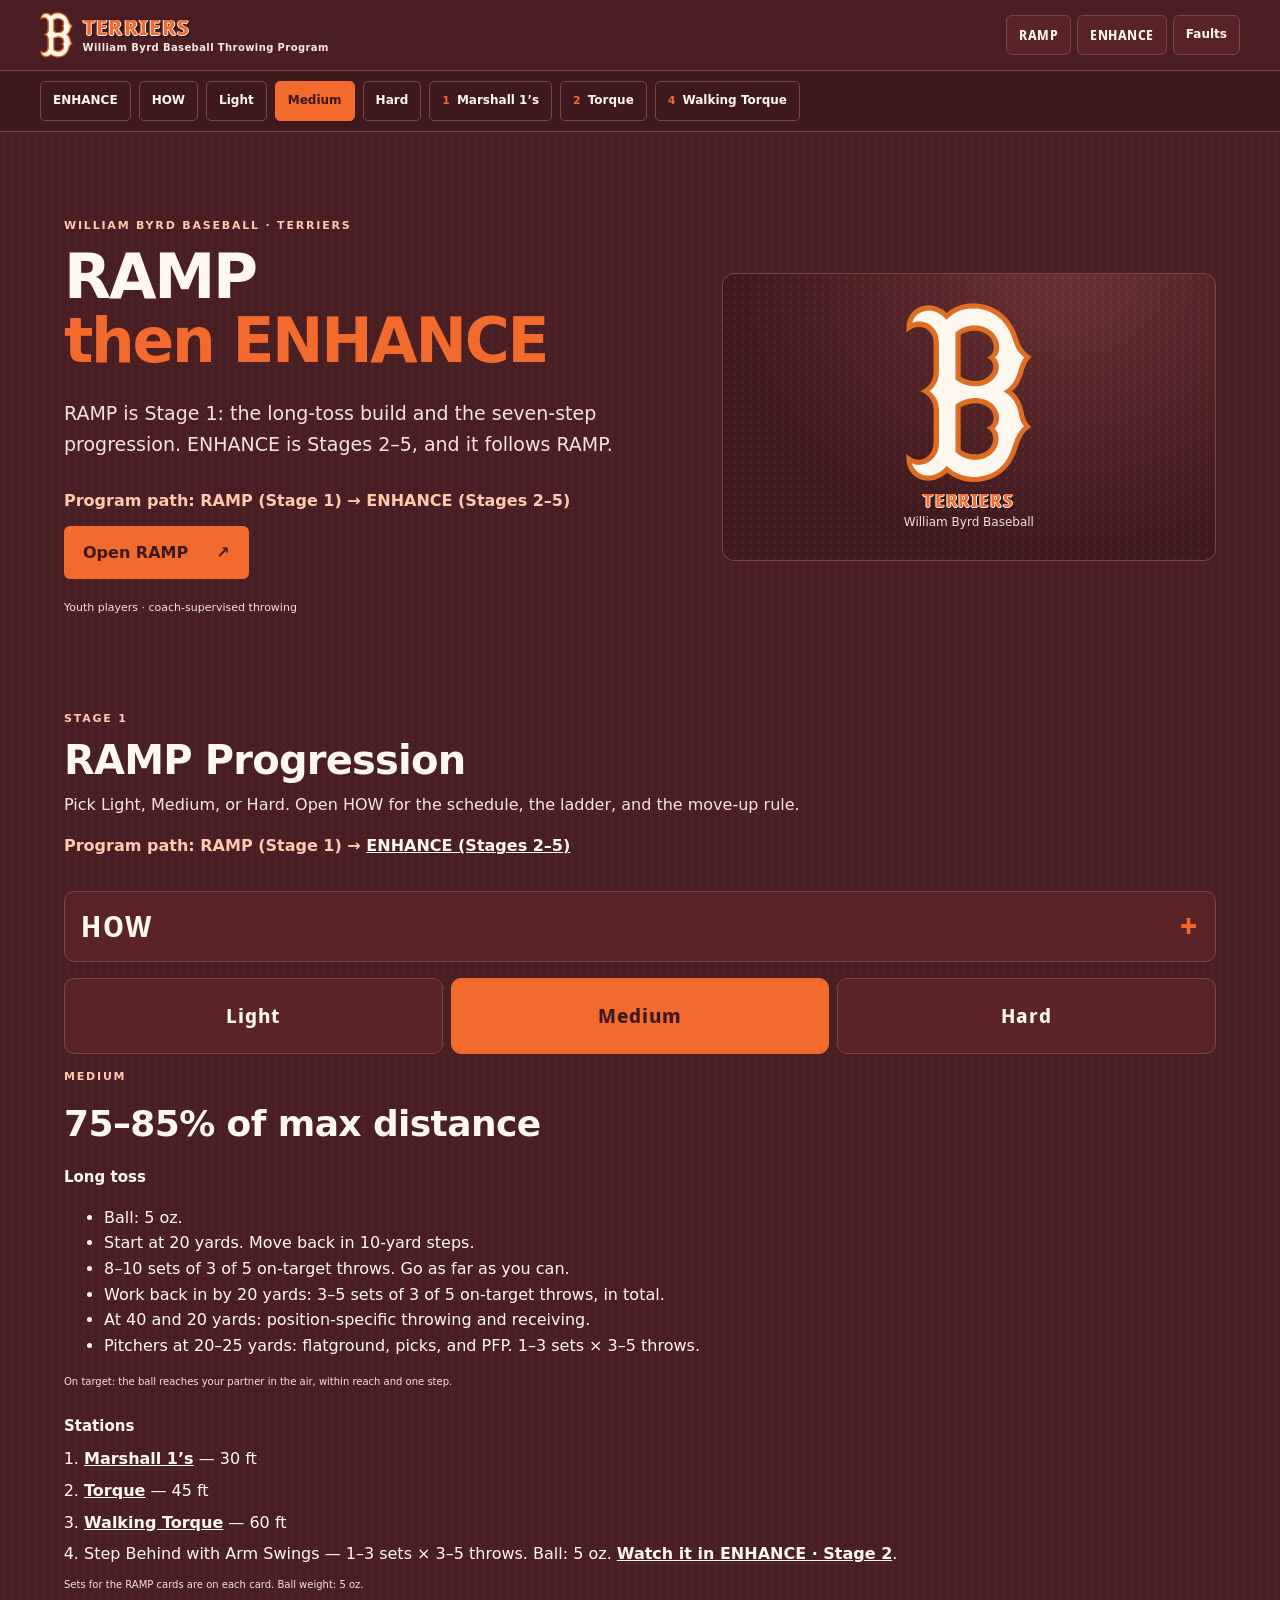
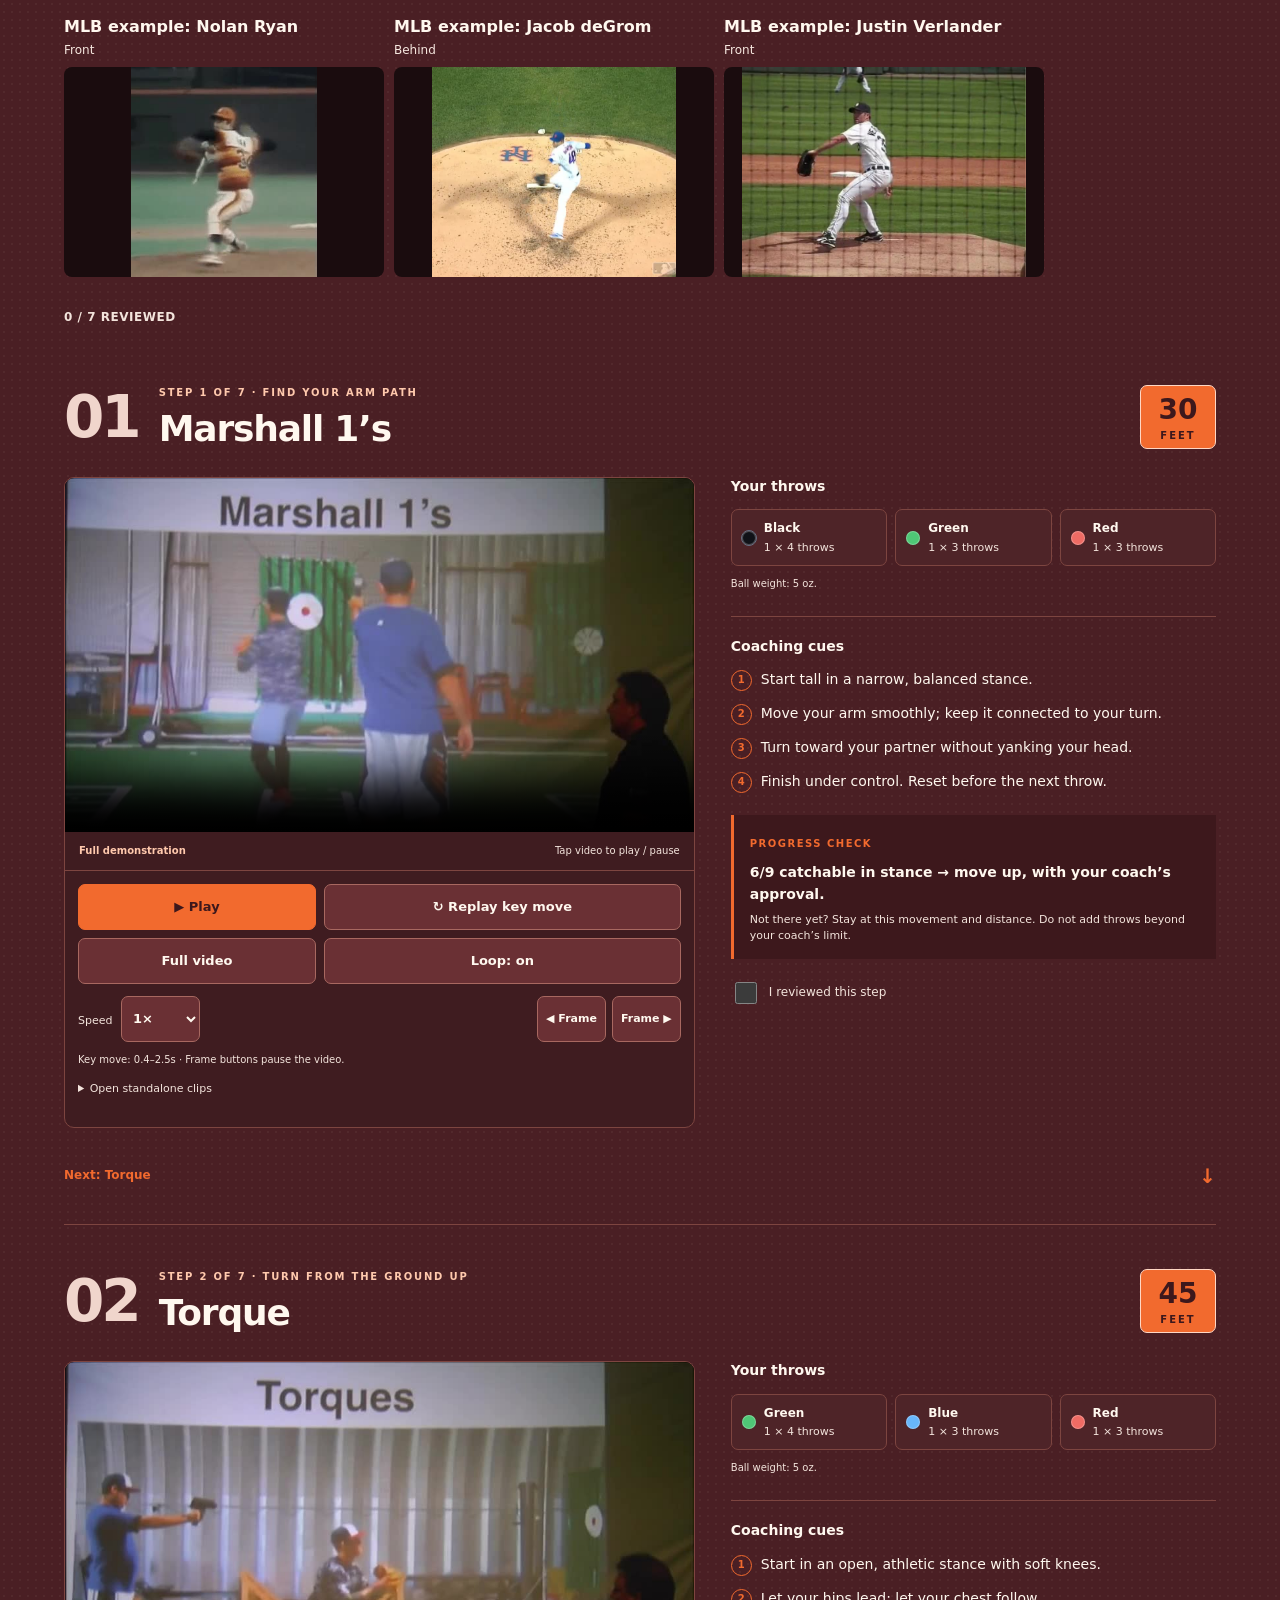
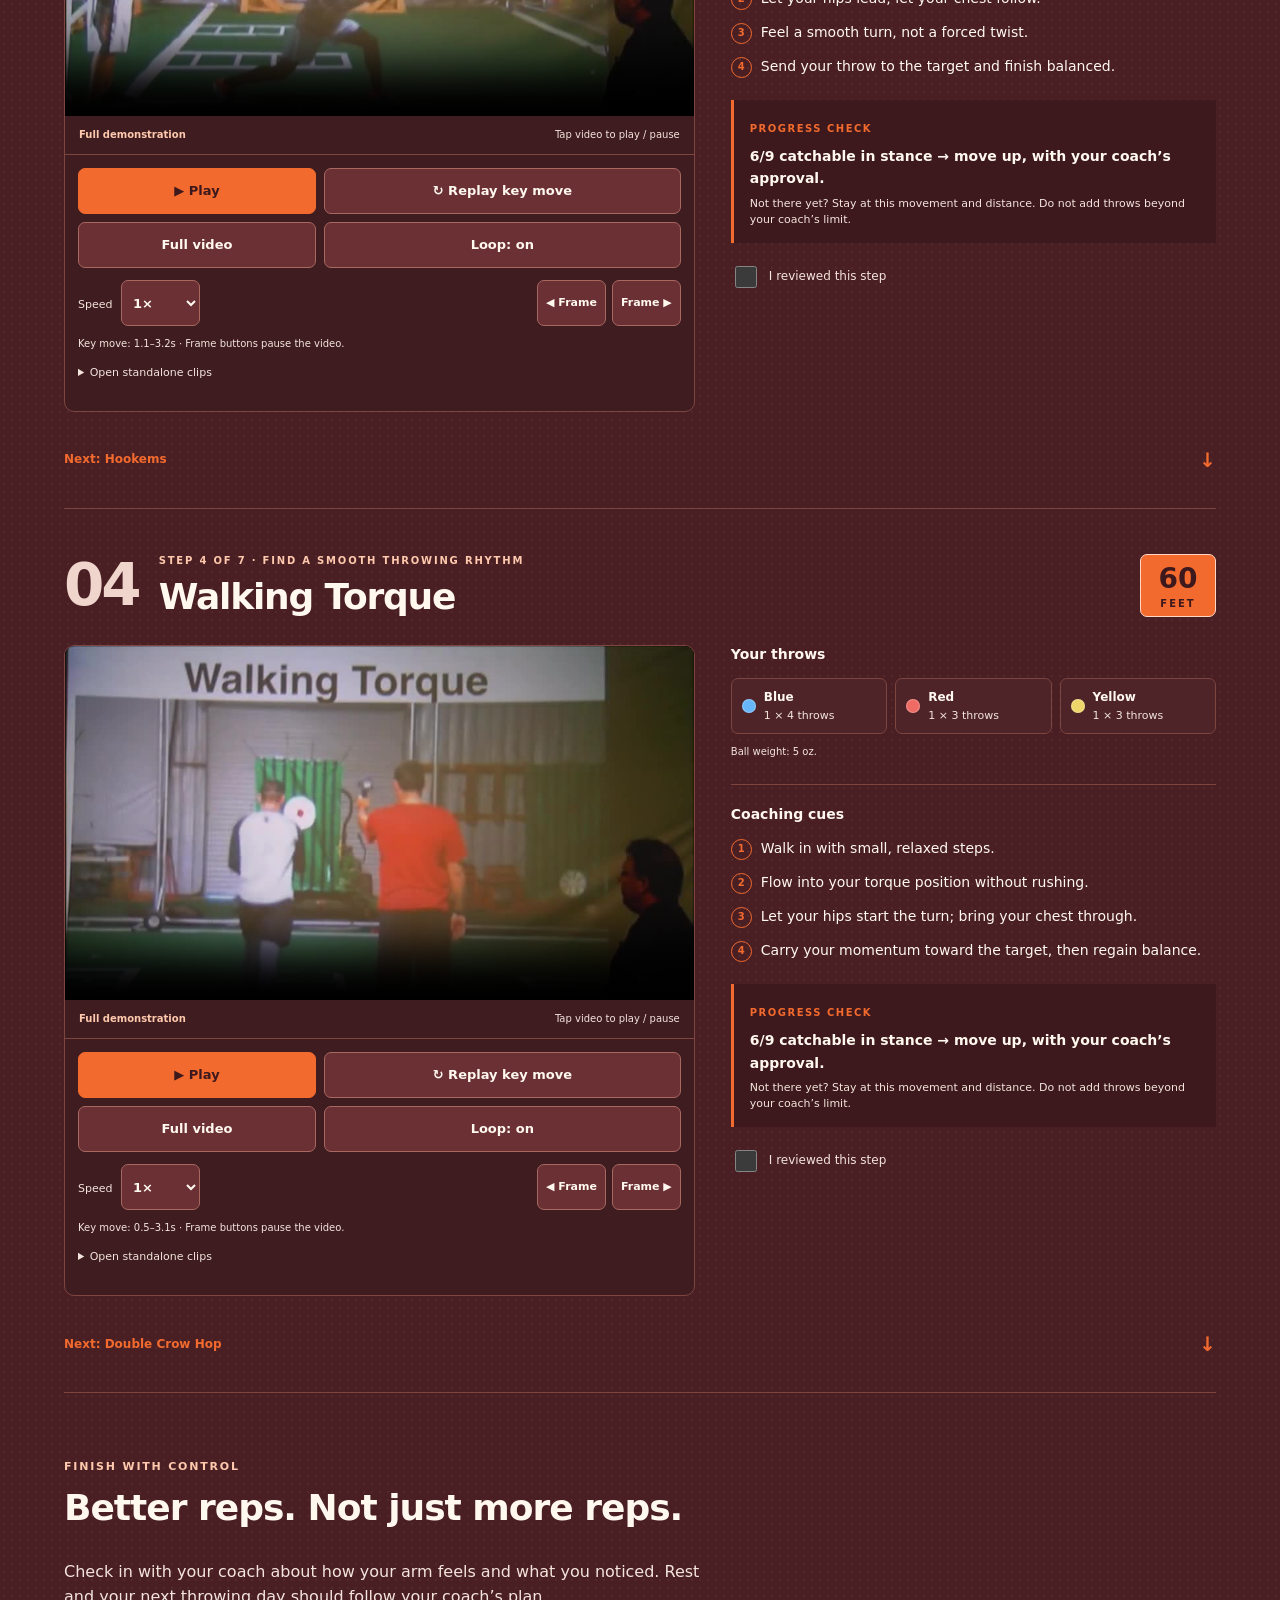
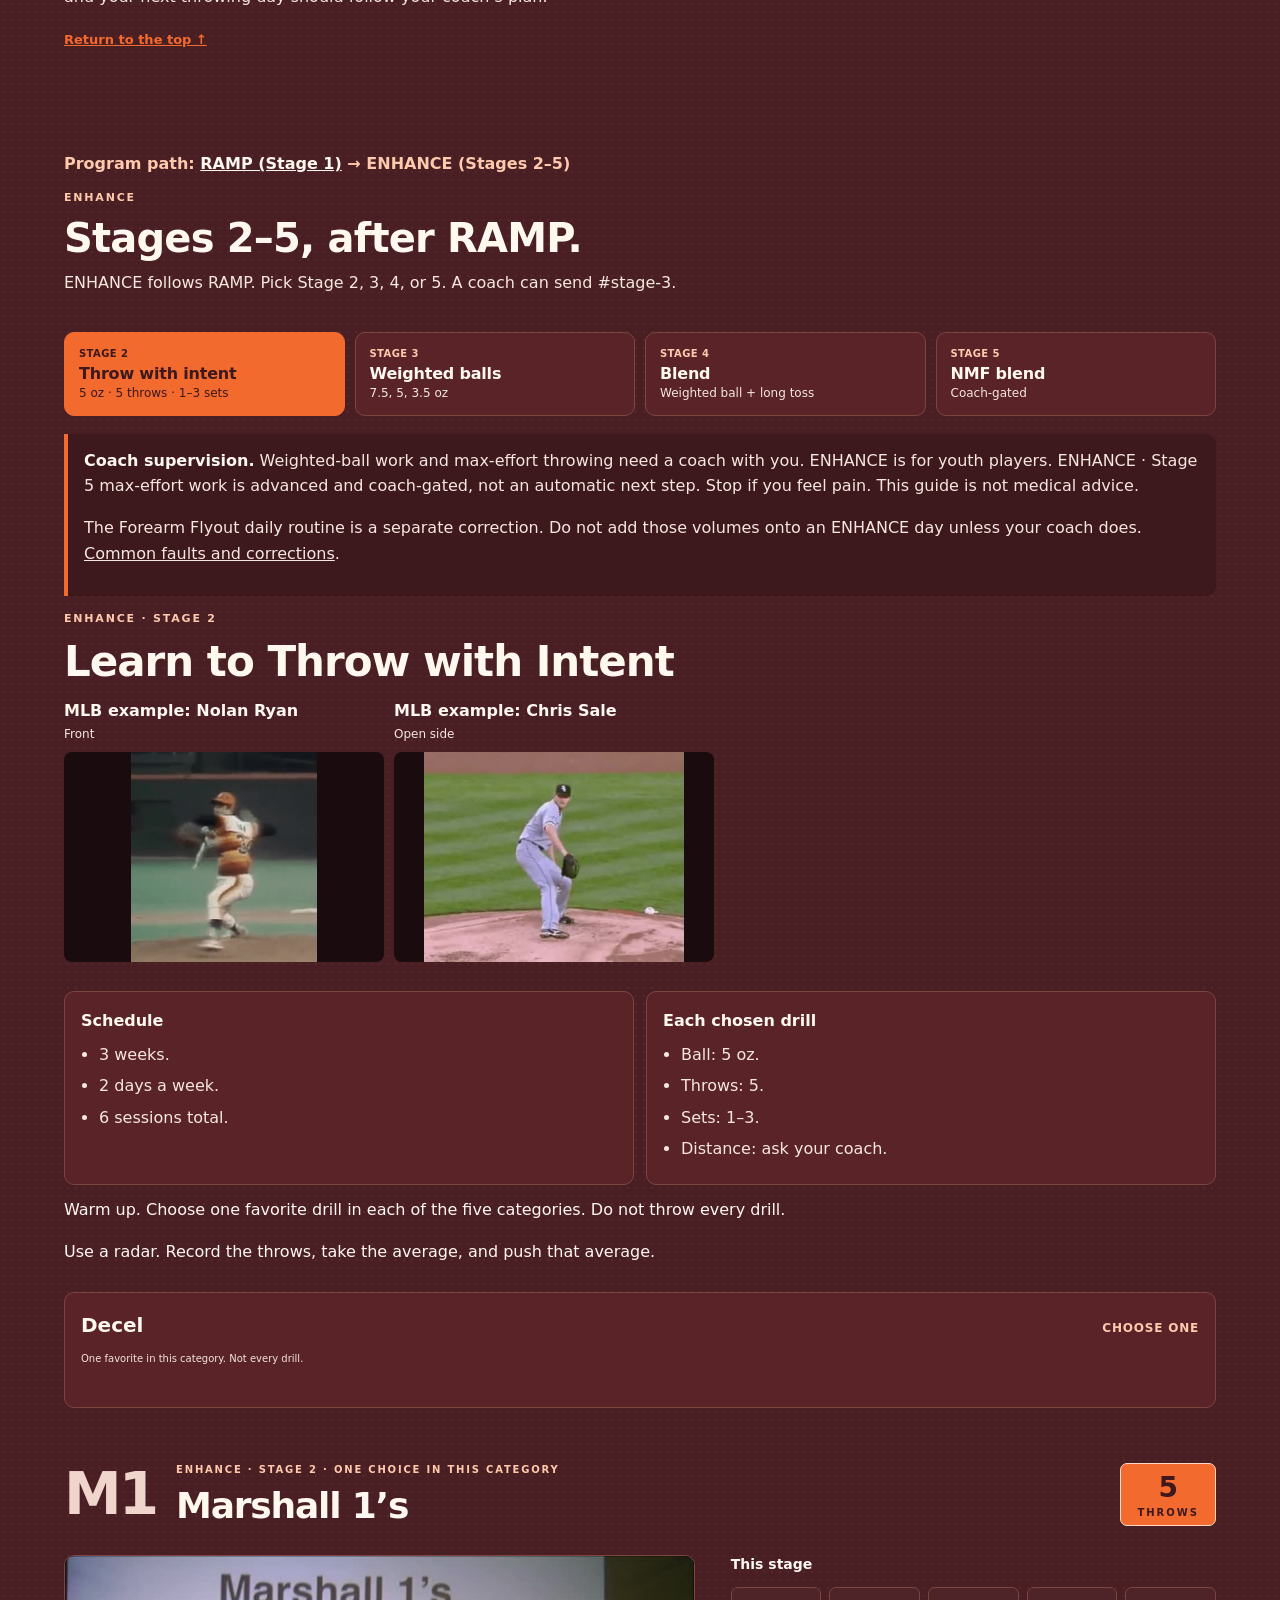
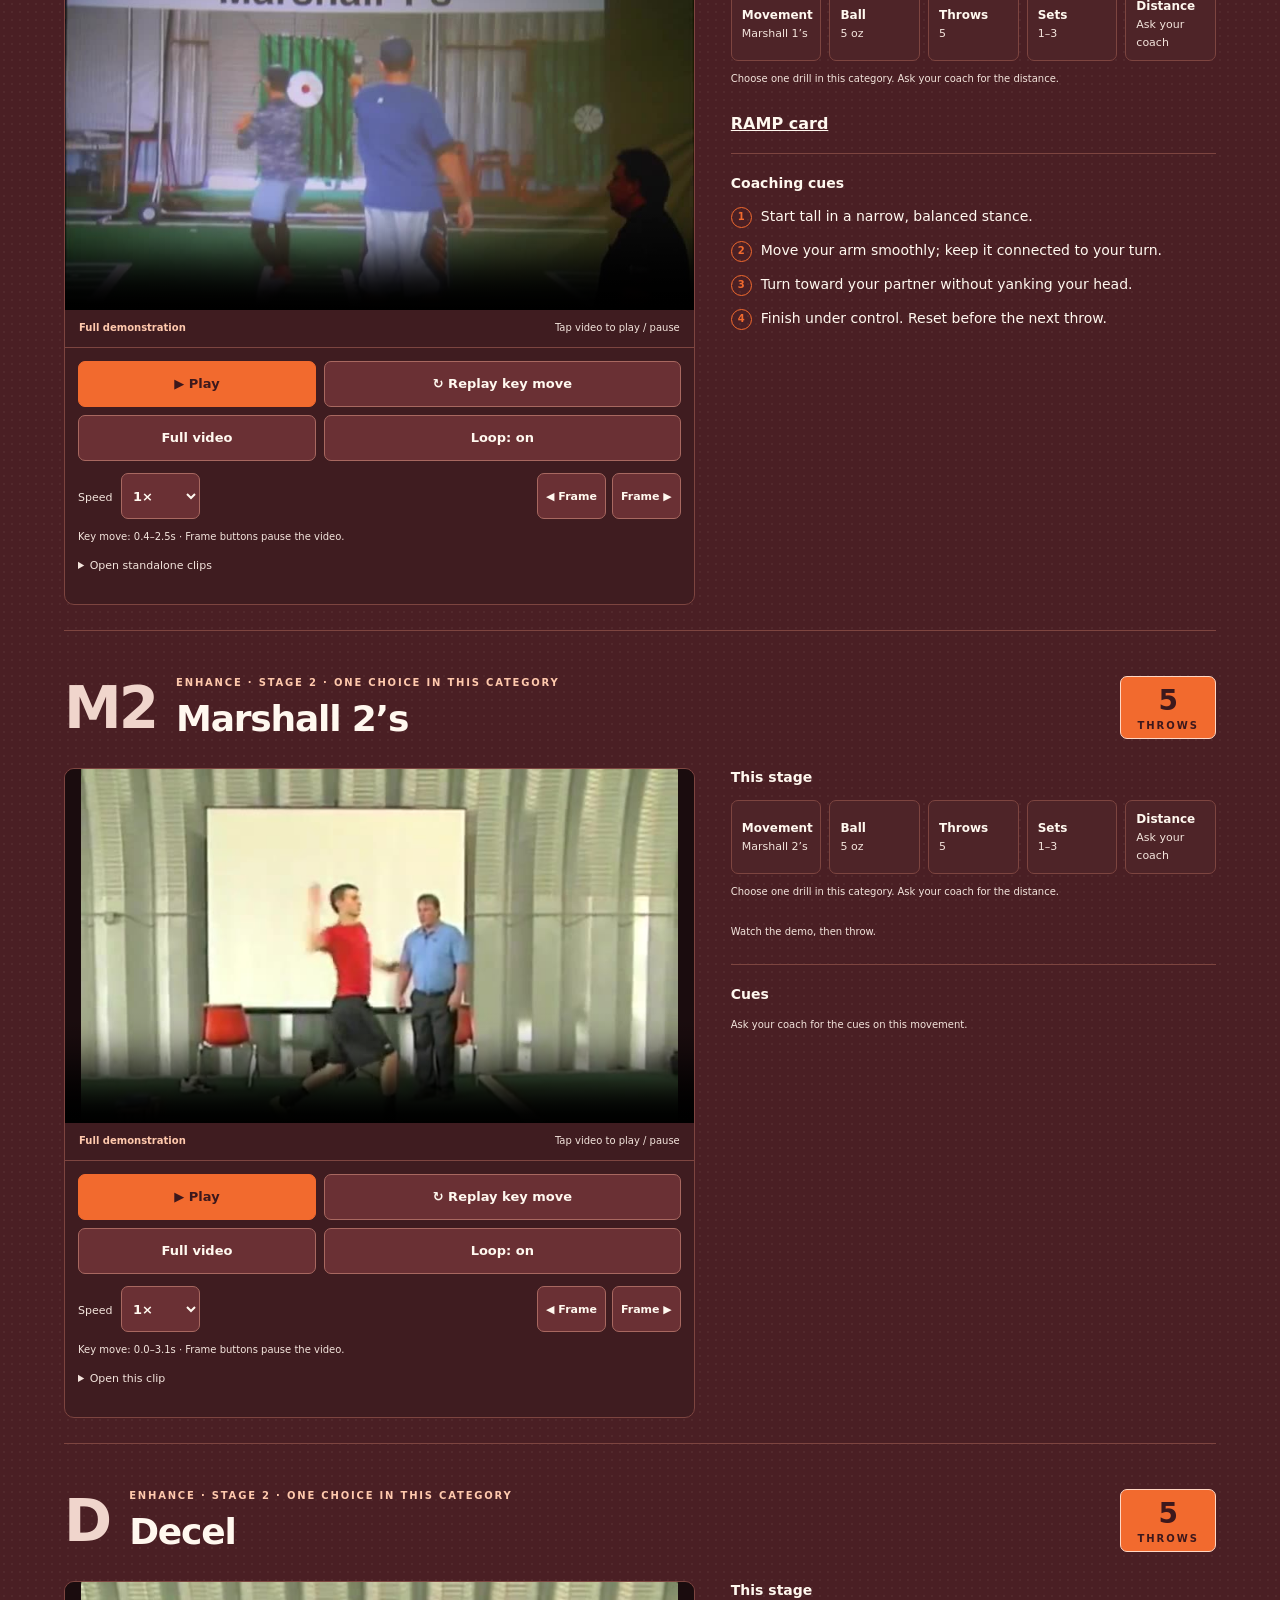
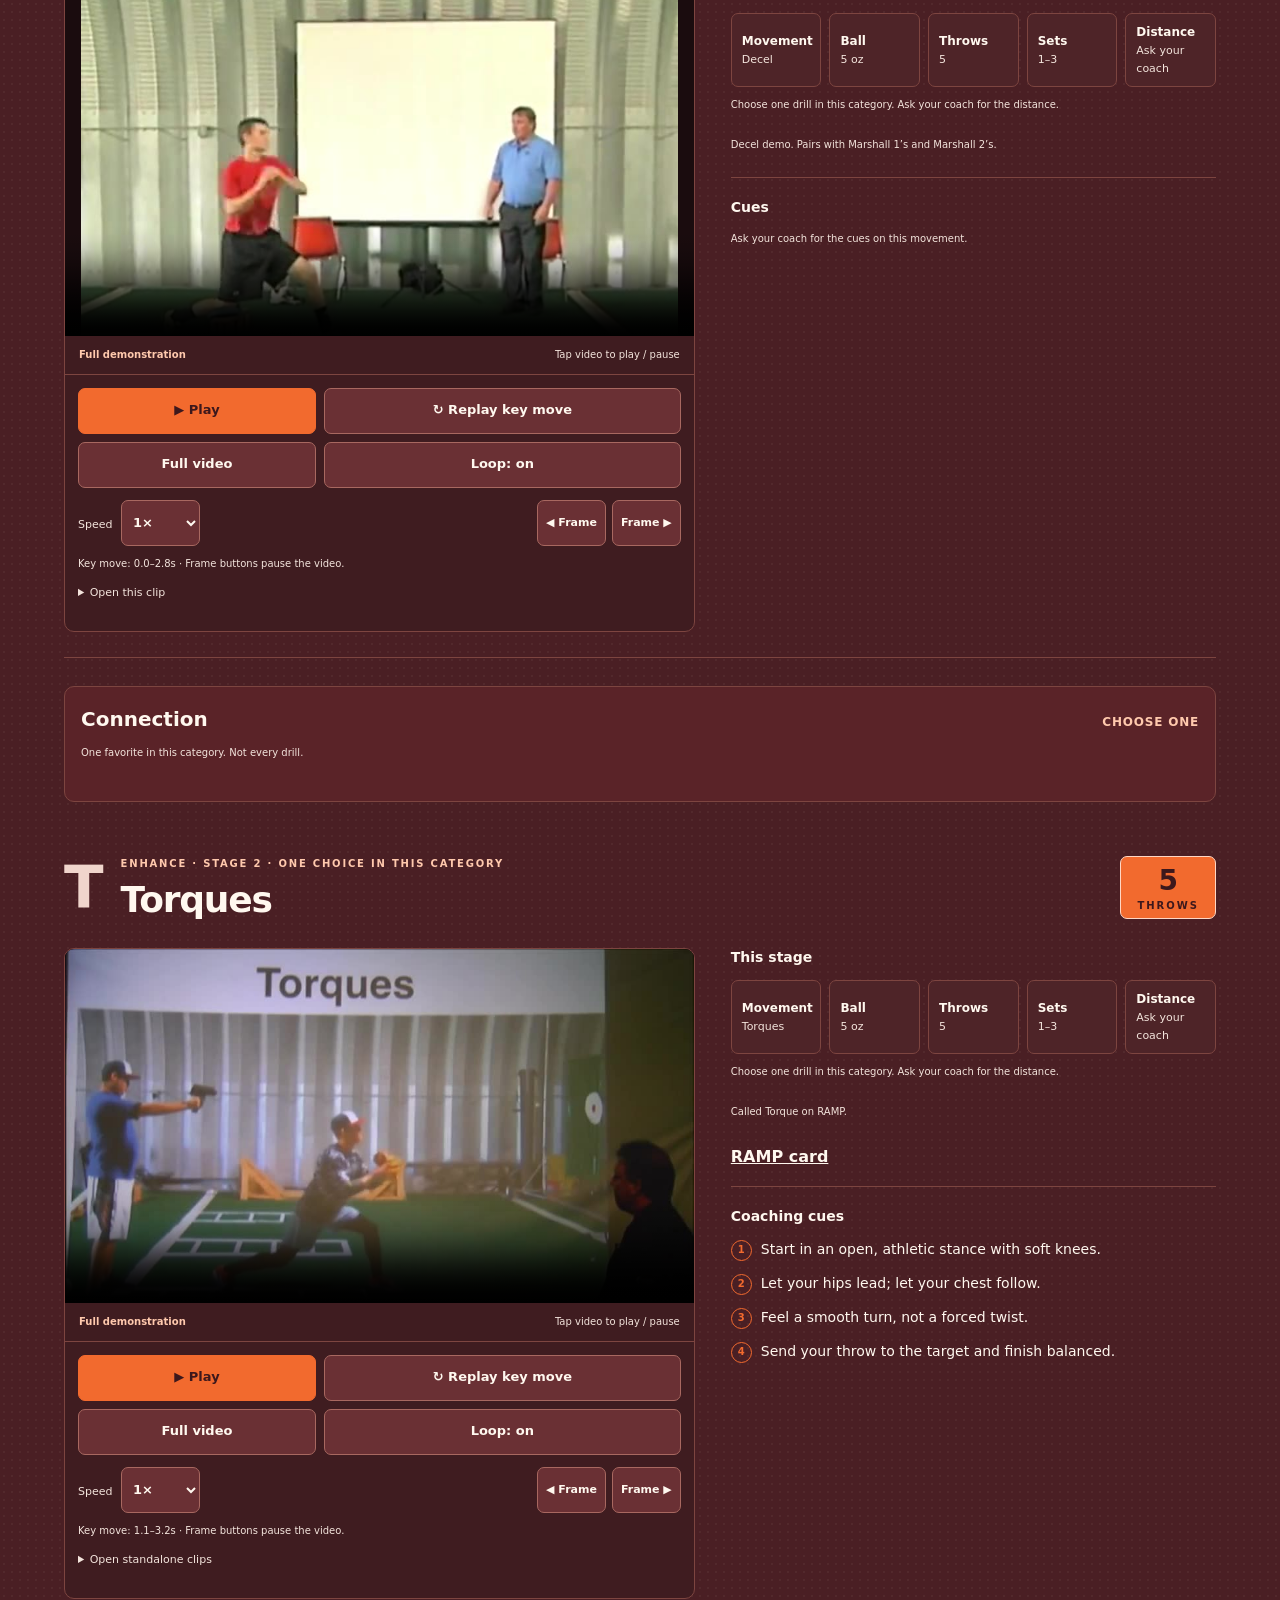
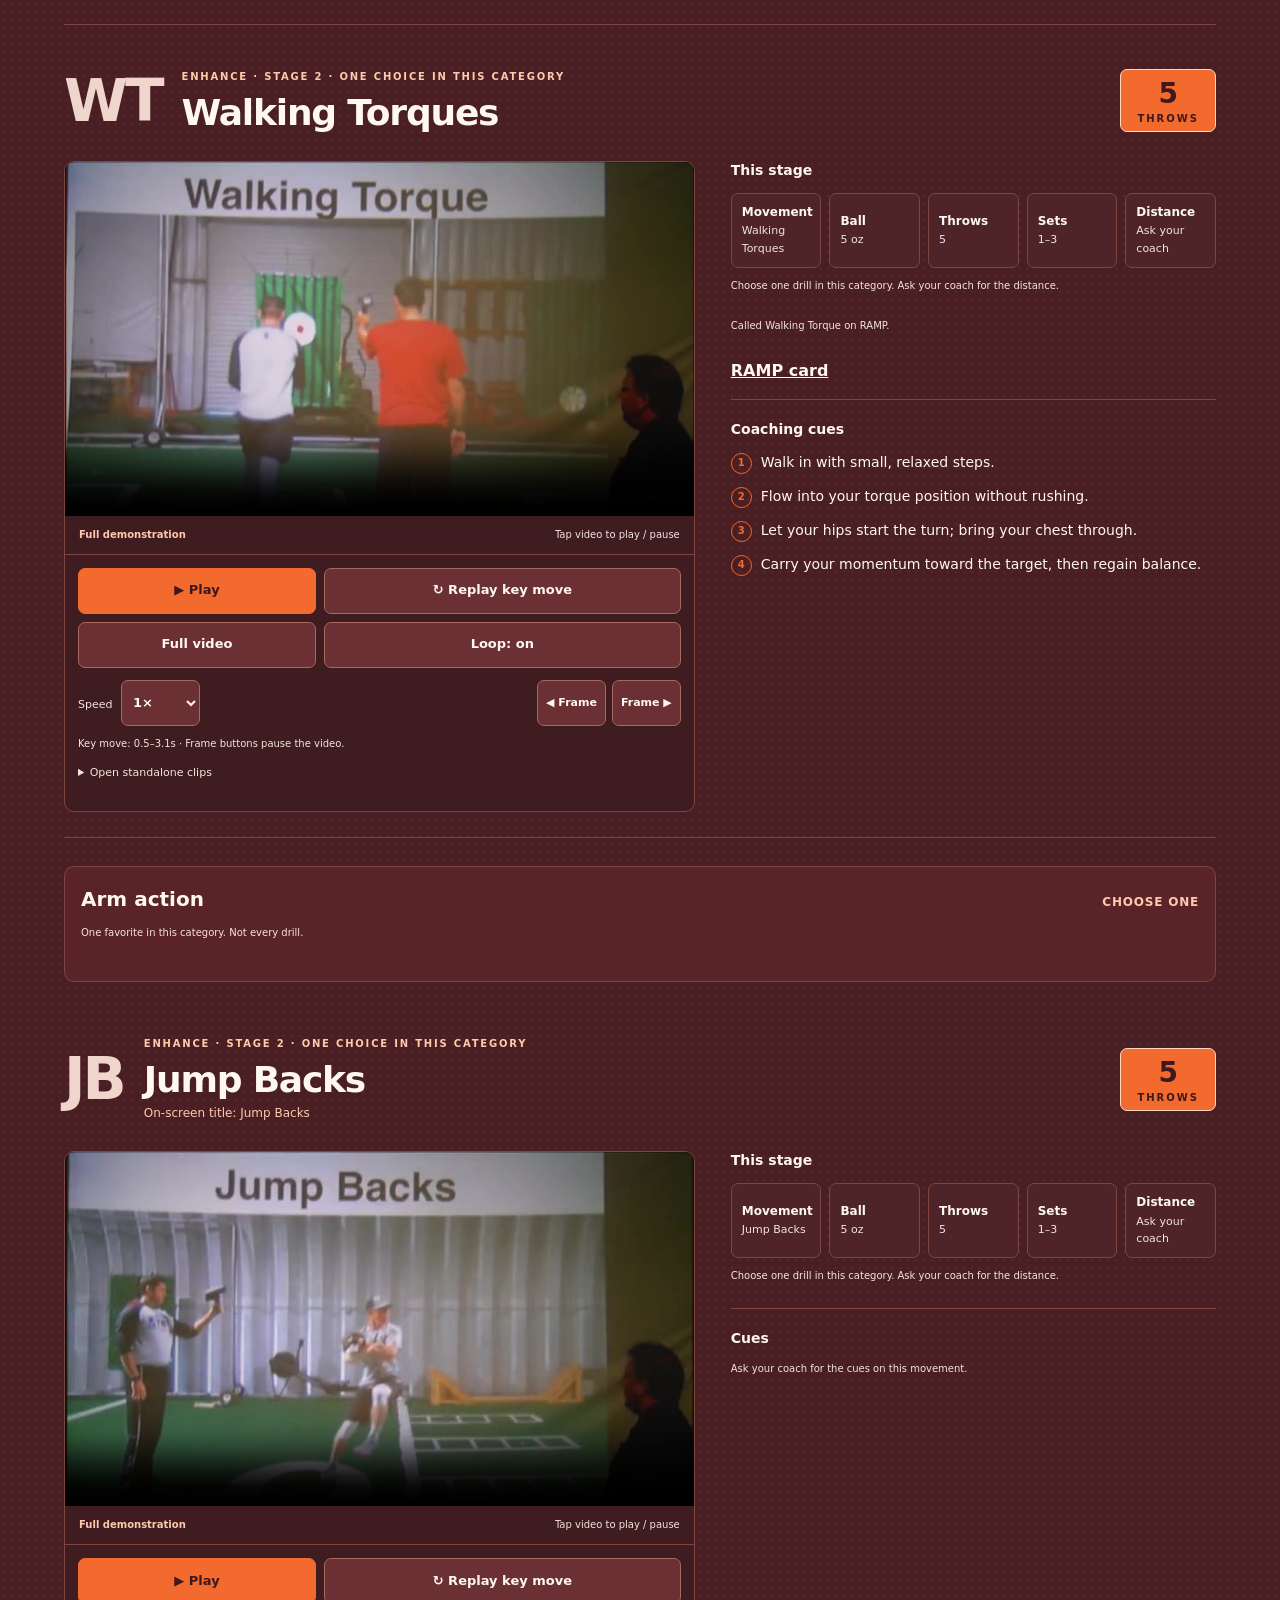
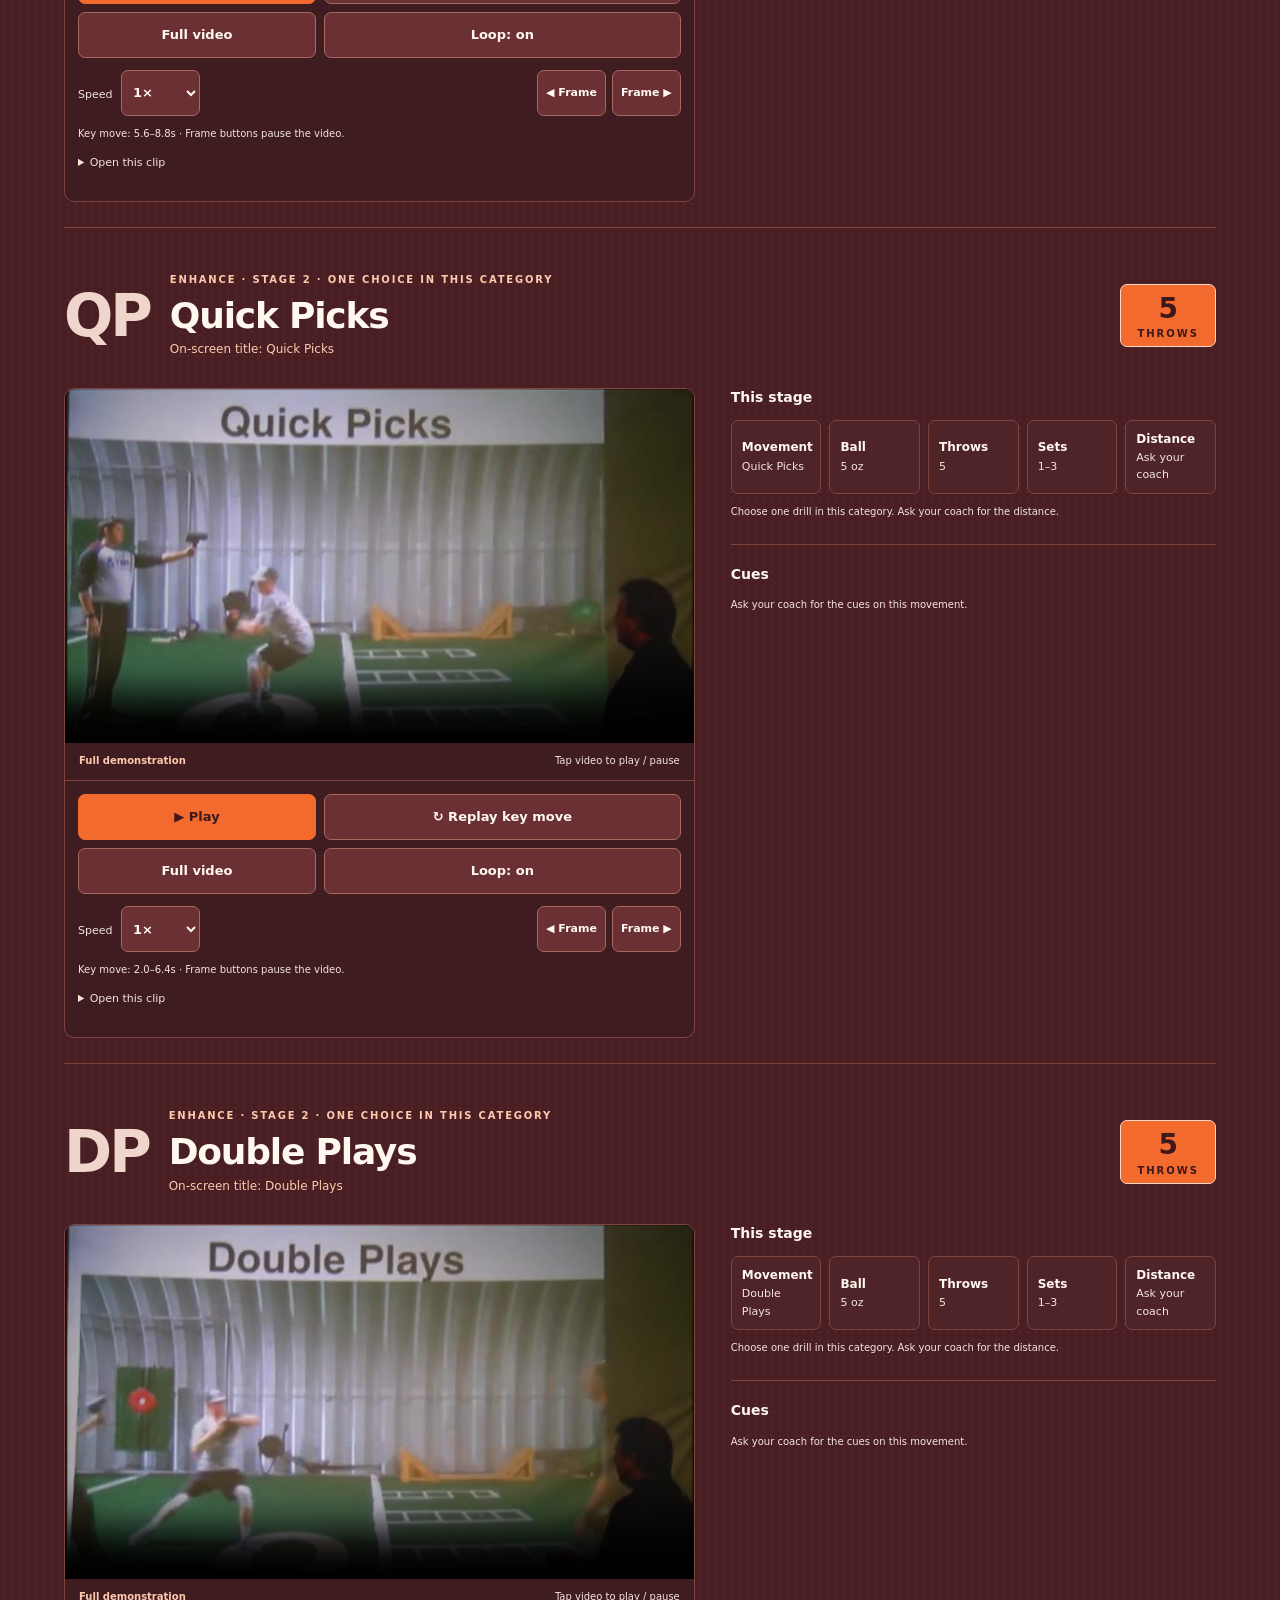
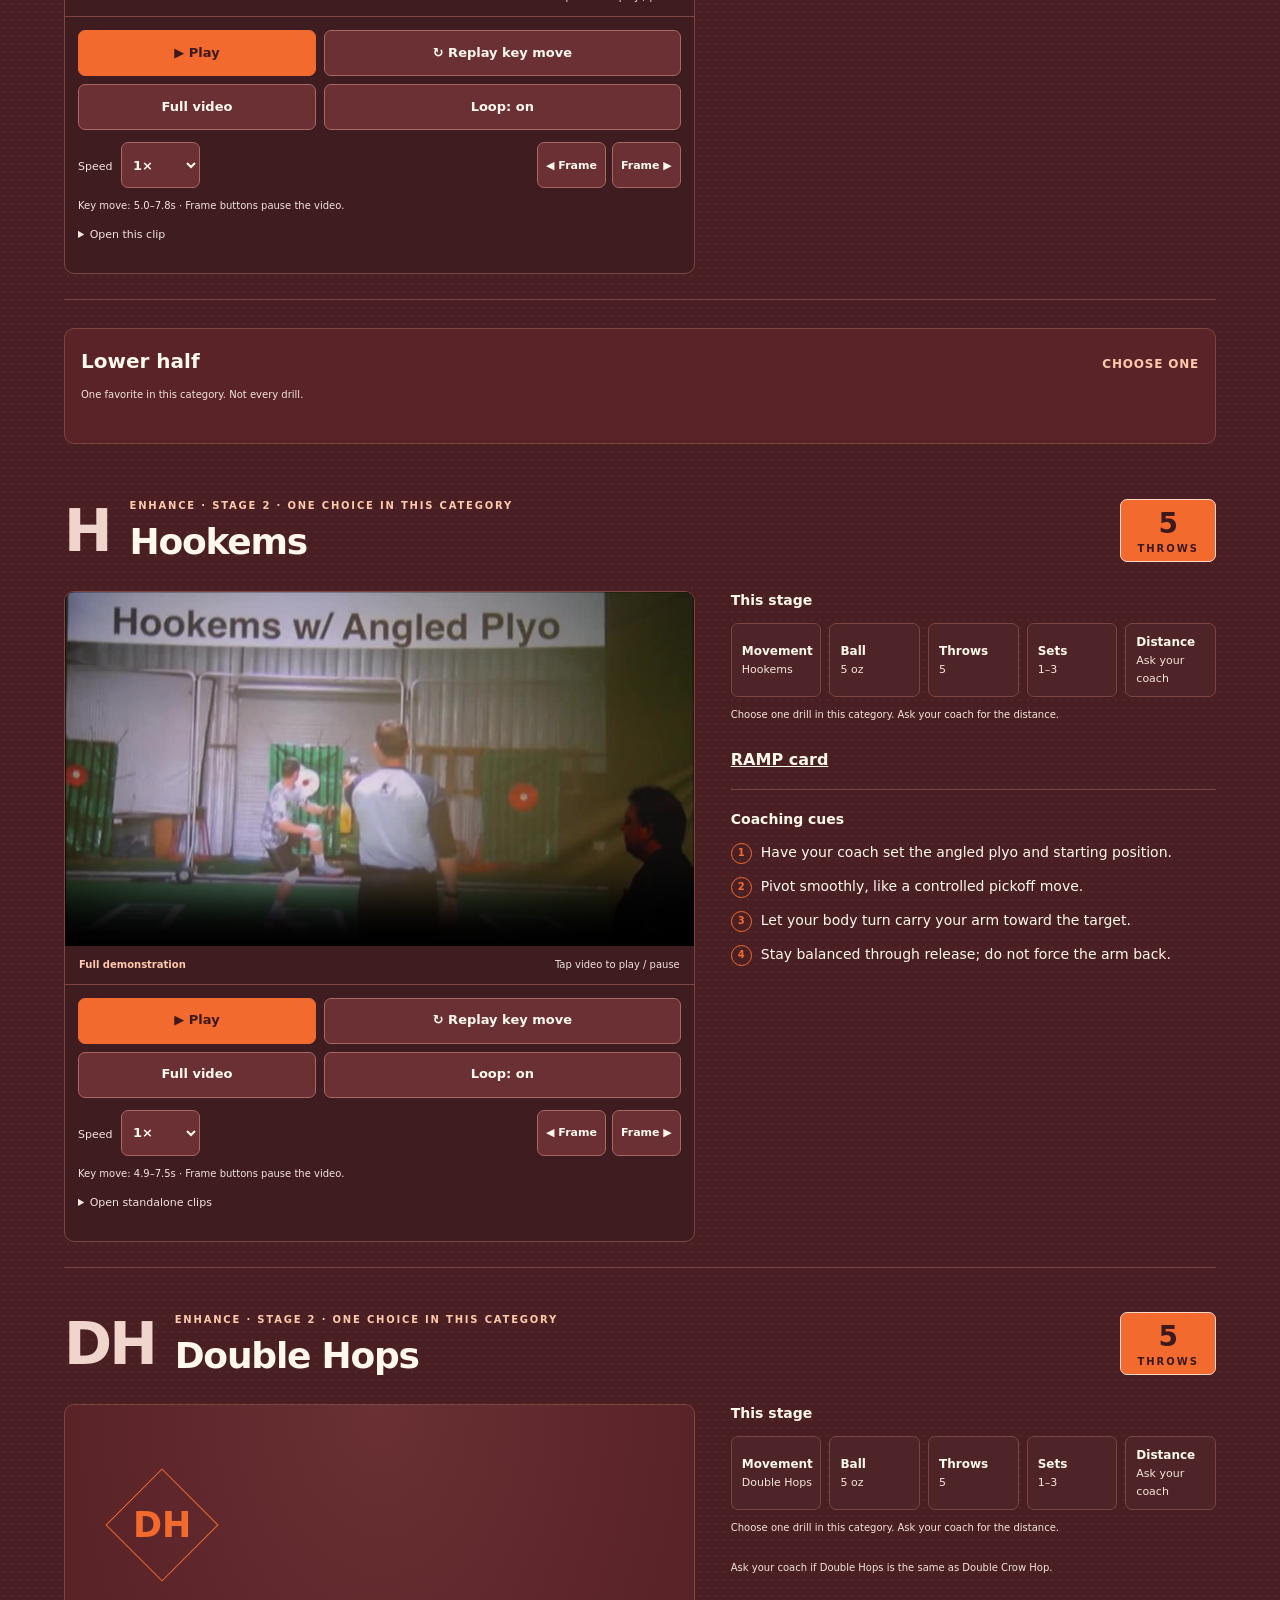
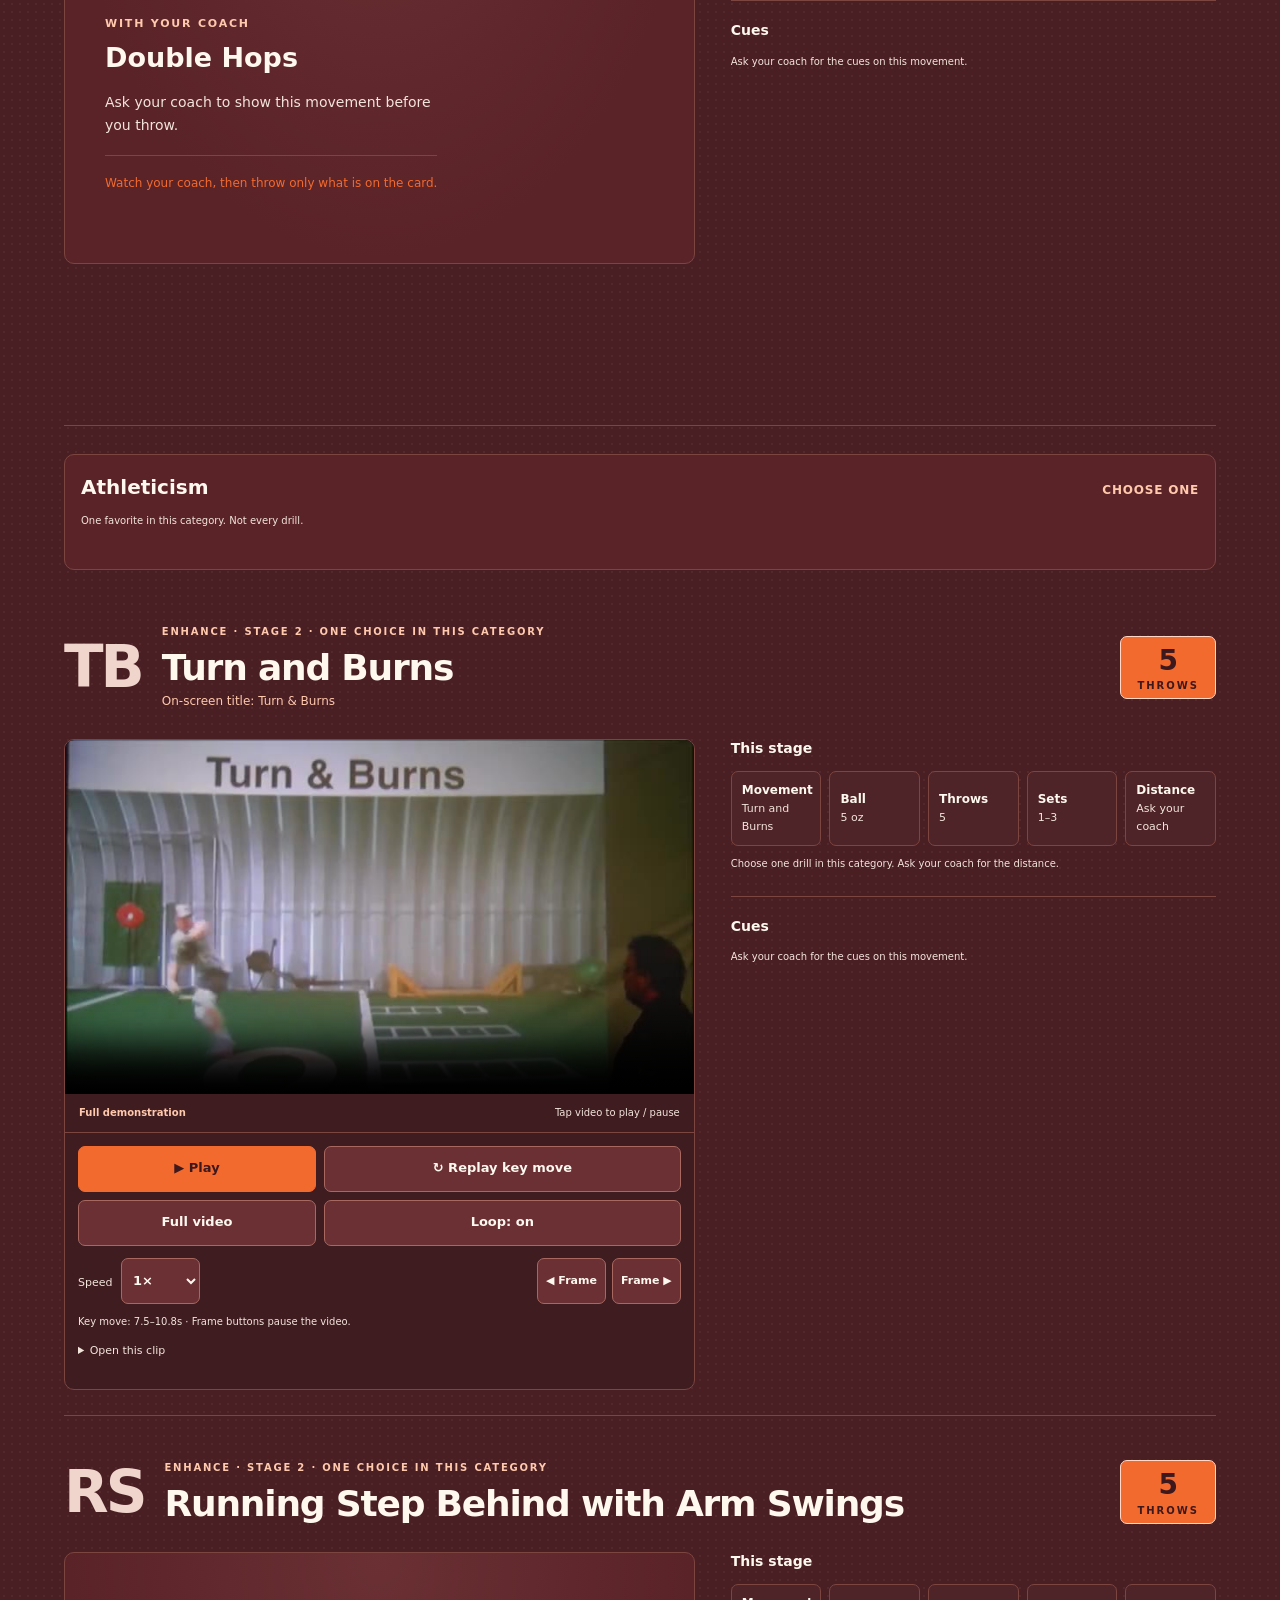
<file: index.html>
<!doctype html><html lang="en"><head><meta charset="utf-8"><meta name="viewport" content="width=device-width, initial-scale=1"><meta name="theme-color" content="#4a1f24"><meta name="description" content="William Byrd Terriers throwing program. RAMP is Stage 1. ENHANCE is Stages 2–5."><title>RAMP &amp; ENHANCE · William Byrd Baseball</title><link rel="icon" href="assets/icon.png" type="image/png"><link rel="stylesheet" href="style.css"><link rel="stylesheet" href="brand.css"></head><body id="top"><a class="skip" href="#stage-1">Skip to RAMP</a>
<div class="sticky-stack">
<header class="site-header"><a class="brand" href="#top" aria-label="William Byrd Baseball home"><img src="assets/mark.png" alt="" width="33" height="46"><span><span class="wordmark">Terriers</span><small>William Byrd Baseball Throwing Program</small></span></a><nav class="page-nav" aria-label="Pages"><a class="program-name" href="#ramp">RAMP</a><a class="program-name" href="#enhance">ENHANCE</a><a href="faults.html">Faults</a></nav></header>
<nav class="drill-nav" id="context-nav" aria-label="RAMP · Stage 1"><a href="#how">HOW</a><a href="#light">Light</a><a href="#medium">Medium</a><a href="#hard">Hard</a><a href="#enhance">ENHANCE</a></nav>
</div>
<main>
<section class="hero"><div class="hero-copy"><p class="eyebrow">William Byrd Baseball · Terriers</p><h1>RAMP<br><em>then ENHANCE</em></h1><p class="intro">RAMP is Stage 1: the long-toss build and the seven-step progression. ENHANCE is Stages 2–5, and it follows RAMP.</p><p class="program-path">Program path: RAMP (Stage 1) → ENHANCE (Stages 2–5)</p><a class="start primary" href="#ramp">Open RAMP <span>↗</span></a><p class="micro">Youth players · coach-supervised throwing</p></div><div class="hero-art" aria-hidden="true"><img class="hero-mark" src="assets/mark.png" alt=""><div class="art-label"><b class="wordmark hero-word">Terriers</b><span>William Byrd Baseball</span></div></div></section>
<section id="stage-1"><span id="ramp" class="hash-alias"></span><span id="original" class="hash-alias"></span><div class="stage-intro"><p class="eyebrow">Stage 1</p><h2 id="ramp-title">RAMP Progression</h2><p class="stage-lead">Pick Light, Medium, or Hard. Open HOW for the schedule, the ladder, and the move-up rule.</p><p class="program-path">Program path: RAMP (Stage 1) → <a href="#enhance">ENHANCE (Stages 2–5)</a></p></div><details class="how-fold" id="how">
<summary>HOW</summary>
<div class="how-body">
<h3>Schedule</h3>
<ul>
<li>6 weeks.</li>
<li>3–4 days a week, 18–24 sessions. Or 4 days a week, 24 sessions.</li>
<li>Ask your coach which session count to follow.</li>
</ul>
<h3>Light, Medium, Hard</h3>
<ul>
<li>Light: 60–65% of max distance. Marshall 1’s, Torque, Walking Torque.</li>
<li>Medium: 75–85% of max distance. Those three, plus Step Behind with Arm Swings.</li>
<li>Hard: max distance. The medium-day movements, plus Double Crow Hop, then Walking Torque on a line back in.</li>
</ul>
<h3>Long toss</h3>
<p>Ball: 5 oz. On target means the ball reaches your partner in the air, within reach and one step.</p>
<div class="ladder" aria-label="Distance ladder. Working out from 20 yards by 10-yard steps to max. Working back in by 20 yards.">
<div><p class="ladder-label">Working out · +10 yd</p>
<ol class="ladder-row"><li><span>20</span></li><li><span>30</span></li><li><span>40</span></li><li><span class="more">…</span></li><li><span>Max</span></li></ol></div>
<div><p class="ladder-label">Working back in · −20 yd</p>
<ol class="ladder-row"><li><span>Max</span></li><li><span>−20</span></li><li><span>−20</span></li><li><span>20</span></li></ol></div>
</div>
<ul>
<li>Start at 20 yards and move back in 10-yard steps. 8–10 sets of 3 of 5 on-target throws. Go as far as you can.</li>
<li>Work back in by 20 yards: 3–5 sets of 3 of 5 on-target throws, in total.</li>
<li>At 40 and 20 yards: position-specific throwing and receiving.</li>
<li>Pitchers at 20–25 yards: flatground, picks, and PFP. 1–3 sets × 3–5 throws. Ball: 5 oz.</li>
</ul>
<h3>Move-up rule</h3>
<p>The seven steps: Marshall 1’s 30 ft, Torque 45 ft, Hookems 45 ft, Walking Torque 60 ft, Double Crow Hop 70 ft, <a href="#drill-6">Stretch</a> 60 ft, <a href="#drill-7">Full</a> 60 ft. <a href="#drill-3">Hookems</a> is a step in the progression. Ball weight: 5 oz. Colors mark the sets, not different weights.</p>
<p>Move up when 6 of 9 throws are catchable with the catcher in his stance. If not, repeat that movement and distance. After 5 rounds, go to the stretch, then the full delivery. Ask your coach what “5 rounds” means. Do not add five full circuits or nine extra test throws.</p>
<p>Start with 8–10 throws at Marshall 1’s, 30 feet. If you use plyos, at least 3 throws per ball. Double Crow Hop is 6–10 throws. The sets on each card follow that chart.</p>
<h3>Before you throw</h3>
<p>“Whenever you throw—listen to your arm. You’ll know when you’re stretching yourself too much if you pay attention. Never throw in a way in which you lose control. Control should never leave.”</p>
<p><strong>Stop if you have pain or lose control. Tell your coach or parent.</strong></p>
<ul>
<li>Full routine at high effort: 2× max per week.</li>
<li>First 4 drills: medium to low effort, with your coach’s plan.</li>
<li>Warm up. Watch the demo, slow it down, then use Replay key move.</li>
</ul>
<p>ENHANCE Stages 2–5 do not use these colors. This guide is not medical advice.</p>
</div>
</details>
<div class="day-selector" id="day-selector" role="tablist" aria-label="RAMP day">
<a role="tab" href="#light" data-day="light">Light</a>
<a role="tab" href="#medium" data-day="medium" aria-selected="true">Medium</a>
<a role="tab" href="#hard" data-day="hard">Hard</a>
</div>
<section id="light" class="day-sheet nav-block" data-day-sheet="light" data-nav="light" hidden>
<p class="eyebrow">Light</p>
<h2>60–65% of max distance</h2>
<h3>Long toss</h3>
<ul>
<li>Ball: 5 oz.</li>
<li>Start at 20 yards. Move back in 10-yard steps.</li>
<li>8–10 sets of 3 of 5 on-target throws. Go as far as you can.</li>
<li>Work back in by 20 yards: 3–5 sets of 3 of 5 on-target throws, in total.</li>
<li>At 40 and 20 yards: position-specific throwing and receiving.</li>
<li>Pitchers at 20–25 yards: flatground, picks, and PFP. 1–3 sets × 3–5 throws.</li>
</ul>
<p class="reps-note">On target: the ball reaches your partner in the air, within reach and one step.</p>
<h3>Stations</h3>
<ol class="day-list">
<li><a href="#drill-1">Marshall 1’s</a> — 30 ft</li>
<li><a href="#drill-2">Torque</a> — 45 ft</li>
<li><a href="#drill-4">Walking Torque</a> — 60 ft</li>
</ol>
<p class="reps-note">Sets are on each card. Ball weight: 5 oz.</p>
</section>
<section id="medium" class="day-sheet nav-block" data-day-sheet="medium" data-nav="medium">
<p class="eyebrow">Medium</p>
<h2>75–85% of max distance</h2>
<h3>Long toss</h3>
<ul>
<li>Ball: 5 oz.</li>
<li>Start at 20 yards. Move back in 10-yard steps.</li>
<li>8–10 sets of 3 of 5 on-target throws. Go as far as you can.</li>
<li>Work back in by 20 yards: 3–5 sets of 3 of 5 on-target throws, in total.</li>
<li>At 40 and 20 yards: position-specific throwing and receiving.</li>
<li>Pitchers at 20–25 yards: flatground, picks, and PFP. 1–3 sets × 3–5 throws.</li>
</ul>
<p class="reps-note">On target: the ball reaches your partner in the air, within reach and one step.</p>
<h3>Stations</h3>
<ol class="day-list">
<li><a href="#drill-1">Marshall 1’s</a> — 30 ft</li>
<li><a href="#drill-2">Torque</a> — 45 ft</li>
<li><a href="#drill-4">Walking Torque</a> — 60 ft</li>
<li>Step Behind with Arm Swings — 1–3 sets × 3–5 throws. Ball: 5 oz. <a href="#stage-2-step-behind">Watch it in ENHANCE · Stage 2</a>.</li>
</ol>
<p class="reps-note">Sets for the RAMP cards are on each card. Ball weight: 5 oz.</p>
</section>
<section id="hard" class="day-sheet nav-block" data-day-sheet="hard" data-nav="hard" hidden>
<p class="eyebrow">Hard</p>
<h2>Max distance</h2>
<h3>Long toss</h3>
<ul>
<li>Ball: 5 oz.</li>
<li>Start at 20 yards. Move back in 10-yard steps.</li>
<li>8–10 sets of 3 of 5 on-target throws. Go as far as you can.</li>
<li>Work back in by 20 yards: 3–5 sets of 3 of 5 on-target throws, in total.</li>
<li>At 40 and 20 yards: position-specific throwing and receiving.</li>
<li>Pitchers at 20–25 yards: flatground, picks, and PFP. 1–3 sets × 3–5 throws.</li>
</ul>
<p class="reps-note">On target: the ball reaches your partner in the air, within reach and one step.</p>
<h3>Stations</h3>
<ol class="day-list">
<li><a href="#drill-1">Marshall 1’s</a> — 30 ft</li>
<li><a href="#drill-2">Torque</a> — 45 ft</li>
<li><a href="#drill-4">Walking Torque</a> — 60 ft</li>
<li><a href="#drill-5">Double Crow Hop</a> — 70 ft</li>
<li><a href="#drill-4">Walking Torque on a line back in</a></li>
<li>Step Behind with Arm Swings — 1–3 sets × 3–5 throws. Ball: 5 oz. <a href="#stage-2-step-behind">Watch it in ENHANCE · Stage 2</a>.</li>
</ol>
<p class="reps-note">Sets for the RAMP cards are on each card. Ball weight: 5 oz.</p>
</section>
<div class="mlb-row" data-day-pro="light" hidden><figure class="mlb-clip">
<figcaption><b>MLB example: Nolan Ryan</b><small>Slow-motion side</small></figcaption>
<video aria-label="MLB example: Nolan Ryan, slow-motion side" playsinline muted loop preload="none" poster="assets/pro_ryan_slow.jpg"><source src="assets/pro_ryan_slow.mp4" type="video/mp4">Your browser does not support video. <a href="assets/pro_ryan_slow.mp4">Open the clip</a>.</video>
</figure><figure class="mlb-clip is-small">
<figcaption><b>MLB example: Sandy Koufax</b><small>Windup</small></figcaption>
<video aria-label="MLB example: Sandy Koufax, Windup" playsinline muted loop preload="none" poster="assets/pro_koufax_windup.jpg"><source src="assets/pro_koufax_windup.mp4" type="video/mp4">Your browser does not support video. <a href="assets/pro_koufax_windup.mp4">Open the clip</a>.</video>
</figure><figure class="mlb-clip">
<figcaption><b>MLB example: Chris Sale</b><small>Open side</small></figcaption>
<video aria-label="MLB example: Chris Sale, Open side" playsinline muted loop preload="none" poster="assets/pro_sale_side.jpg"><source src="assets/pro_sale_side.mp4" type="video/mp4">Your browser does not support video. <a href="assets/pro_sale_side.mp4">Open the clip</a>.</video>
</figure></div><div class="mlb-row" data-day-pro="medium"><figure class="mlb-clip">
<figcaption><b>MLB example: Nolan Ryan</b><small>Front</small></figcaption>
<video aria-label="MLB example: Nolan Ryan, front" playsinline muted loop preload="none" poster="assets/pro_ryan_astros_front.jpg"><source src="assets/pro_ryan_astros_front.mp4" type="video/mp4">Your browser does not support video. <a href="assets/pro_ryan_astros_front.mp4">Open the clip</a>.</video>
</figure><figure class="mlb-clip">
<figcaption><b>MLB example: Jacob deGrom</b><small>Side</small></figcaption>
<video aria-label="MLB example: Jacob deGrom, Side" playsinline muted loop preload="none" poster="assets/pro_degrom_side.jpg"><source src="assets/pro_degrom_side.mp4" type="video/mp4">Your browser does not support video. <a href="assets/pro_degrom_side.mp4">Open the clip</a>.</video>
</figure><figure class="mlb-clip">
<figcaption><b>MLB example: Justin Verlander</b><small>Front</small></figcaption>
<video aria-label="MLB example: Justin Verlander, Front" playsinline muted loop preload="none" poster="assets/pro_verlander_front.jpg"><source src="assets/pro_verlander_front.mp4" type="video/mp4">Your browser does not support video. <a href="assets/pro_verlander_front.mp4">Open the clip</a>.</video>
</figure></div><div class="mlb-row" data-day-pro="hard" hidden><figure class="mlb-clip">
<figcaption><b>MLB example: Nolan Ryan</b><small>Behind the mound</small></figcaption>
<video aria-label="MLB example: Nolan Ryan, behind the mound" playsinline muted loop preload="none" poster="assets/pro_ryan_behind.jpg"><source src="assets/pro_ryan_behind.mp4" type="video/mp4">Your browser does not support video. <a href="assets/pro_ryan_behind.mp4">Open the clip</a>.</video>
</figure><figure class="mlb-clip">
<figcaption><b>MLB example: Joe Kelly</b><small>Open side</small></figcaption>
<video aria-label="MLB example: Joe Kelly, Open side" playsinline muted loop preload="none" poster="assets/pro_kelly.jpg"><source src="assets/pro_kelly.mp4" type="video/mp4">Your browser does not support video. <a href="assets/pro_kelly.mp4">Open the clip</a>.</video>
</figure><figure class="mlb-clip">
<figcaption><b>MLB example: Trevor Rosenthal</b><small>Front</small></figcaption>
<video aria-label="MLB example: Trevor Rosenthal, Front" playsinline muted loop preload="none" poster="assets/pro_rosenthal_front.jpg"><source src="assets/pro_rosenthal_front.mp4" type="video/mp4">Your browser does not support video. <a href="assets/pro_rosenthal_front.mp4">Open the clip</a>.</video>
</figure></div>
<p class="review-line"><span class="review-total" aria-live="polite">0 / 7 reviewed</span></p>
<section class="drill" id="drill-1" data-days="light medium hard" aria-labelledby="title-1"><div class="drill-heading"><div class="step-number">01</div><div><p class="eyebrow">Step 1 of 7 · Find your arm path</p><h2 id="title-1">Marshall 1’s</h2></div><span class="distance">30<small>feet</small></span></div><div class="drill-grid"><div class="player" data-start="0.4" data-end="2.5">
     <div class="video-wrap"><video id="video-1" aria-label="Marshall 1’s demonstration" playsinline muted loop controls preload="metadata" poster="assets/1_marshall.jpg"><source src="assets/1_marshall.mp4" type="video/mp4">Your browser does not support video. <a href="assets/1_marshall.mp4">Open the video</a>.</video></div>
     <div class="video-caption"><span class="mode">Full demonstration</span><span>Tap video to play / pause</span></div>
     <div class="controls"><button type="button" class="play primary" aria-controls="video-1">▶ Play</button><button type="button" class="key" aria-pressed="false">↻ Replay key move</button><button type="button" class="full">Full video</button><button type="button" class="loop" aria-pressed="true">Loop: on</button></div>
     <div class="fine-controls"><label>Speed <select aria-label="Playback speed for Marshall 1’s"><option value="0.25">0.25×</option><option value="0.5">0.5×</option><option value="1" selected>1×</option></select></label><div class="frames"><button type="button" class="back" aria-label="Previous frame">◀ Frame</button><button type="button" class="forward" aria-label="Next frame">Frame ▶</button></div></div>
     <p class="player-note">Key move: 0.4–2.5s · Frame buttons pause the video.</p><p class="video-error" hidden>Video could not load. <a href="assets/1_marshall.mp4">Open the full video directly</a>.</p>
     <details class="clip-link"><summary>Open standalone clips</summary><a href="assets/1_marshall_key.mp4">Key-move clip ↗</a> <a href="assets/1_marshall.mp4">Full demonstration ↗</a></details>
    </div><div class="drill-instructions"><h3>Your throws</h3><div class="balls"><span class="ball"><i class="black"></i><span><b>Black</b><small>1 × 4 throws</small></span></span><span class="ball"><i class="green"></i><span><b>Green</b><small>1 × 3 throws</small></span></span><span class="ball"><i class="red"></i><span><b>Red</b><small>1 × 3 throws</small></span></span></div><p class="reps-note">Ball weight: 5 oz.</p><h3 class="cue-heading">Coaching cues</h3><ol class="cues"><li>Start tall in a narrow, balanced stance.</li><li>Move your arm smoothly; keep it connected to your turn.</li><li>Turn toward your partner without yanking your head.</li><li>Finish under control. Reset before the next throw.</li></ol><div class="progress-check"><b>Progress check</b><p>6/9 catchable in stance → move up, with your coach’s approval.</p><small>Not there yet? Stay at this movement and distance. Do not add throws beyond your coach’s limit.</small></div><label class="review"><input type="checkbox" data-step="1"> I reviewed this step</label></div></div><a class="next" href="#drill-2">Next: Torque <span>↓</span></a></section><section class="drill" id="drill-2" data-days="light medium hard" aria-labelledby="title-2"><div class="drill-heading"><div class="step-number">02</div><div><p class="eyebrow">Step 2 of 7 · Turn from the ground up</p><h2 id="title-2">Torque</h2></div><span class="distance">45<small>feet</small></span></div><div class="drill-grid"><div class="player" data-start="1.1" data-end="3.2">
     <div class="video-wrap"><video id="video-2" aria-label="Torque demonstration" playsinline muted loop controls preload="metadata" poster="assets/2_torque.jpg"><source src="assets/2_torque.mp4" type="video/mp4">Your browser does not support video. <a href="assets/2_torque.mp4">Open the video</a>.</video></div>
     <div class="video-caption"><span class="mode">Full demonstration</span><span>Tap video to play / pause</span></div>
     <div class="controls"><button type="button" class="play primary" aria-controls="video-2">▶ Play</button><button type="button" class="key" aria-pressed="false">↻ Replay key move</button><button type="button" class="full">Full video</button><button type="button" class="loop" aria-pressed="true">Loop: on</button></div>
     <div class="fine-controls"><label>Speed <select aria-label="Playback speed for Torque"><option value="0.25">0.25×</option><option value="0.5">0.5×</option><option value="1" selected>1×</option></select></label><div class="frames"><button type="button" class="back" aria-label="Previous frame">◀ Frame</button><button type="button" class="forward" aria-label="Next frame">Frame ▶</button></div></div>
     <p class="player-note">Key move: 1.1–3.2s · Frame buttons pause the video.</p><p class="video-error" hidden>Video could not load. <a href="assets/2_torque.mp4">Open the full video directly</a>.</p>
     <details class="clip-link"><summary>Open standalone clips</summary><a href="assets/2_torque_key.mp4">Key-move clip ↗</a> <a href="assets/2_torque.mp4">Full demonstration ↗</a></details>
    </div><div class="drill-instructions"><h3>Your throws</h3><div class="balls"><span class="ball"><i class="green"></i><span><b>Green</b><small>1 × 4 throws</small></span></span><span class="ball"><i class="blue"></i><span><b>Blue</b><small>1 × 3 throws</small></span></span><span class="ball"><i class="red"></i><span><b>Red</b><small>1 × 3 throws</small></span></span></div><p class="reps-note">Ball weight: 5 oz.</p><h3 class="cue-heading">Coaching cues</h3><ol class="cues"><li>Start in an open, athletic stance with soft knees.</li><li>Let your hips lead; let your chest follow.</li><li>Feel a smooth turn, not a forced twist.</li><li>Send your throw to the target and finish balanced.</li></ol><div class="progress-check"><b>Progress check</b><p>6/9 catchable in stance → move up, with your coach’s approval.</p><small>Not there yet? Stay at this movement and distance. Do not add throws beyond your coach’s limit.</small></div><label class="review"><input type="checkbox" data-step="2"> I reviewed this step</label></div></div><a class="next" href="#drill-3">Next: Hookems <span>↓</span></a></section><section class="drill" id="drill-3" data-days="progression" aria-labelledby="title-3"><div class="drill-heading"><div class="step-number">03</div><div><p class="eyebrow">Step 3 of 7 · Pivot, turn, deliver</p><h2 id="title-3">Hookems</h2></div><span class="distance">45<small>feet</small></span></div><div class="drill-grid"><div class="player" data-start="4.9" data-end="7.5">
     <div class="video-wrap"><video id="video-3" aria-label="Hookems demonstration" playsinline muted loop controls preload="metadata" poster="assets/3_hookems.jpg"><source src="assets/3_hookems.mp4" type="video/mp4">Your browser does not support video. <a href="assets/3_hookems.mp4">Open the video</a>.</video></div>
     <div class="video-caption"><span class="mode">Full demonstration</span><span>Tap video to play / pause</span></div>
     <div class="controls"><button type="button" class="play primary" aria-controls="video-3">▶ Play</button><button type="button" class="key" aria-pressed="false">↻ Replay key move</button><button type="button" class="full">Full video</button><button type="button" class="loop" aria-pressed="true">Loop: on</button></div>
     <div class="fine-controls"><label>Speed <select aria-label="Playback speed for Hookems"><option value="0.25">0.25×</option><option value="0.5">0.5×</option><option value="1" selected>1×</option></select></label><div class="frames"><button type="button" class="back" aria-label="Previous frame">◀ Frame</button><button type="button" class="forward" aria-label="Next frame">Frame ▶</button></div></div>
     <p class="player-note">Key move: 4.9–7.5s · Frame buttons pause the video.</p><p class="video-error" hidden>Video could not load. <a href="assets/3_hookems.mp4">Open the full video directly</a>.</p>
     <details class="clip-link"><summary>Open standalone clips</summary><a href="assets/3_hookems_key.mp4">Key-move clip ↗</a> <a href="assets/3_hookems.mp4">Full demonstration ↗</a></details>
    </div><div class="drill-instructions"><h3>Your throws</h3><div class="balls"><span class="ball"><i class="blue"></i><span><b>Blue</b><small>1 × 4 throws</small></span></span><span class="ball"><i class="red"></i><span><b>Red</b><small>1 × 3 throws</small></span></span><span class="ball"><i class="yellow"></i><span><b>Yellow</b><small>1 × 3 throws</small></span></span></div><p class="reps-note">Ball weight: 5 oz.</p><h3 class="cue-heading">Coaching cues</h3><ol class="cues"><li>Have your coach set the angled plyo and starting position.</li><li>Pivot smoothly, like a controlled pickoff move.</li><li>Let your body turn carry your arm toward the target.</li><li>Stay balanced through release; do not force the arm back.</li></ol><div class="progress-check"><b>Progress check</b><p>6/9 catchable in stance → move up, with your coach’s approval.</p><small>Not there yet? Stay at this movement and distance. Do not add throws beyond your coach’s limit.</small></div><label class="review"><input type="checkbox" data-step="3"> I reviewed this step</label></div></div><a class="next" href="#drill-4">Next: Walking Torque <span>↓</span></a></section><section class="drill" id="drill-4" data-days="light medium hard" aria-labelledby="title-4"><div class="drill-heading"><div class="step-number">04</div><div><p class="eyebrow">Step 4 of 7 · Find a smooth throwing rhythm</p><h2 id="title-4">Walking Torque</h2></div><span class="distance">60<small>feet</small></span></div><div class="drill-grid"><div class="player" data-start="0.5" data-end="3.1">
     <div class="video-wrap"><video id="video-4" aria-label="Walking Torque demonstration" playsinline muted loop controls preload="metadata" poster="assets/4_walking.jpg"><source src="assets/4_walking.mp4" type="video/mp4">Your browser does not support video. <a href="assets/4_walking.mp4">Open the video</a>.</video></div>
     <div class="video-caption"><span class="mode">Full demonstration</span><span>Tap video to play / pause</span></div>
     <div class="controls"><button type="button" class="play primary" aria-controls="video-4">▶ Play</button><button type="button" class="key" aria-pressed="false">↻ Replay key move</button><button type="button" class="full">Full video</button><button type="button" class="loop" aria-pressed="true">Loop: on</button></div>
     <div class="fine-controls"><label>Speed <select aria-label="Playback speed for Walking Torque"><option value="0.25">0.25×</option><option value="0.5">0.5×</option><option value="1" selected>1×</option></select></label><div class="frames"><button type="button" class="back" aria-label="Previous frame">◀ Frame</button><button type="button" class="forward" aria-label="Next frame">Frame ▶</button></div></div>
     <p class="player-note">Key move: 0.5–3.1s · Frame buttons pause the video.</p><p class="video-error" hidden>Video could not load. <a href="assets/4_walking.mp4">Open the full video directly</a>.</p>
     <details class="clip-link"><summary>Open standalone clips</summary><a href="assets/4_walking_key.mp4">Key-move clip ↗</a> <a href="assets/4_walking.mp4">Full demonstration ↗</a></details>
    </div><div class="drill-instructions"><h3>Your throws</h3><div class="balls"><span class="ball"><i class="blue"></i><span><b>Blue</b><small>1 × 4 throws</small></span></span><span class="ball"><i class="red"></i><span><b>Red</b><small>1 × 3 throws</small></span></span><span class="ball"><i class="yellow"></i><span><b>Yellow</b><small>1 × 3 throws</small></span></span></div><p class="reps-note">Ball weight: 5 oz.</p><h3 class="cue-heading">Coaching cues</h3><ol class="cues"><li>Walk in with small, relaxed steps.</li><li>Flow into your torque position without rushing.</li><li>Let your hips start the turn; bring your chest through.</li><li>Carry your momentum toward the target, then regain balance.</li></ol><div class="progress-check"><b>Progress check</b><p>6/9 catchable in stance → move up, with your coach’s approval.</p><small>Not there yet? Stay at this movement and distance. Do not add throws beyond your coach’s limit.</small></div><label class="review"><input type="checkbox" data-step="4"> I reviewed this step</label></div></div><a class="next" href="#drill-5">Next: Double Crow Hop <span>↓</span></a></section><section class="drill" id="drill-5" data-days="hard" aria-labelledby="title-5"><div class="drill-heading"><div class="step-number">05</div><div><p class="eyebrow">Step 5 of 7 · Carry momentum to the target</p><h2 id="title-5">Double Crow Hop</h2></div><span class="distance">70<small>feet</small></span></div><div class="drill-grid"><div class="player" data-start="2.3" data-end="6.1">
     <div class="video-wrap"><video id="video-5" aria-label="Double Crow Hop demonstration" playsinline muted loop controls preload="metadata" poster="assets/5_crow.jpg"><source src="assets/5_crow.mp4" type="video/mp4">Your browser does not support video. <a href="assets/5_crow.mp4">Open the video</a>.</video></div>
     <div class="video-caption"><span class="mode">Full demonstration</span><span>Tap video to play / pause</span></div>
     <div class="controls"><button type="button" class="play primary" aria-controls="video-5">▶ Play</button><button type="button" class="key" aria-pressed="false">↻ Replay key move</button><button type="button" class="full">Full video</button><button type="button" class="loop" aria-pressed="true">Loop: on</button></div>
     <div class="fine-controls"><label>Speed <select aria-label="Playback speed for Double Crow Hop"><option value="0.25">0.25×</option><option value="0.5">0.5×</option><option value="1" selected>1×</option></select></label><div class="frames"><button type="button" class="back" aria-label="Previous frame">◀ Frame</button><button type="button" class="forward" aria-label="Next frame">Frame ▶</button></div></div>
     <p class="player-note">Key move: 2.3–6.1s · Frame buttons pause the video.</p><p class="video-error" hidden>Video could not load. <a href="assets/5_crow.mp4">Open the full video directly</a>.</p>
     <details class="clip-link"><summary>Open standalone clips</summary><a href="assets/5_crow_key.mp4">Key-move clip ↗</a> <a href="assets/5_crow.mp4">Full demonstration ↗</a></details>
    </div><div class="drill-instructions"><h3>Your throws</h3><div class="balls"><span class="ball"><i class="red"></i><span><b>Red</b><small>1 × 3–5 throws</small></span></span><span class="ball"><i class="yellow"></i><span><b>Yellow</b><small>1 × 3–5 throws</small></span></span></div><p class="reps-note">Ball weight: 5 oz.</p><h3 class="cue-heading">Coaching cues</h3><ol class="cues"><li>Use two smooth crow hops toward your partner.</li><li>Keep the hops low and your eyes on the target.</li><li>Let your legs build momentum; do not muscle the throw.</li><li>Finish moving forward under control, not falling sideways.</li></ol><div class="progress-check"><b>Progress check</b><p>6/9 catchable in stance → move up, with your coach’s approval.</p><small>Not there yet? Stay at this movement and distance. Do not add throws beyond your coach’s limit.</small></div><label class="review"><input type="checkbox" data-step="5"> I reviewed this step</label></div></div><a class="next" href="#drill-6">Next: Stretch <span>↓</span></a></section><section class="drill" id="drill-6" data-days="progression" aria-labelledby="title-6"><div class="drill-heading"><div class="step-number">06</div><div><p class="eyebrow">Step 6 of 7 · Bring it into your delivery</p><h2 id="title-6">Stretch</h2></div><span class="distance">60<small>feet</small></span></div><div class="drill-grid"><div class="pro-strip"><p class="eyebrow">Pro examples</p><p class="reps-note">Stretch deliveries from pro pitchers. Replay key move loops leg lift through release. Sets and reps for your throws stay on this RAMP card. Ball weight: 5 oz.</p><figure class="pro-clip"><figcaption><b>Jacob deGrom</b><small>Side view</small></figcaption><div class="player" data-start="3.5" data-end="8.5">
     <div class="video-wrap"><video id="video-degrom-side" aria-label="Jacob deGrom, Side view" playsinline muted loop controls preload="metadata" poster="assets/pro_degrom_side.jpg"><source src="assets/pro_degrom_side.mp4" type="video/mp4">Your browser does not support video. <a href="assets/pro_degrom_side.mp4">Open the video</a>.</video></div>
     <div class="video-caption"><span class="mode">Full demonstration</span><span>Tap video to play / pause</span></div>
     <div class="controls"><button type="button" class="play primary" aria-controls="video-degrom-side">▶ Play</button><button type="button" class="key" aria-pressed="false">↻ Replay key move</button><button type="button" class="full">Full video</button><button type="button" class="loop" aria-pressed="true">Loop: on</button></div>
     <div class="fine-controls"><label>Speed <select aria-label="Playback speed for Jacob deGrom, Side view"><option value="0.25">0.25×</option><option value="0.5">0.5×</option><option value="1" selected>1×</option></select></label><div class="frames"><button type="button" class="back" aria-label="Previous frame">◀ Frame</button><button type="button" class="forward" aria-label="Next frame">Frame ▶</button></div></div>
     <p class="player-note">Key move: 3.5–8.5s · leg lift through release. Frame buttons pause the video.</p>
     <p class="video-error" hidden>Video could not load. <a href="assets/pro_degrom_side.mp4">Open the clip directly</a>.</p>
    </div></figure><figure class="pro-clip"><figcaption><b>Jacob deGrom</b><small>Behind / open side</small></figcaption><div class="player" data-start="1.5" data-end="5.0">
     <div class="video-wrap"><video id="video-degrom-goat" aria-label="Jacob deGrom, Behind / open side" playsinline muted loop controls preload="metadata" poster="assets/pro_degrom_goat.jpg"><source src="assets/pro_degrom_goat.mp4" type="video/mp4">Your browser does not support video. <a href="assets/pro_degrom_goat.mp4">Open the video</a>.</video></div>
     <div class="video-caption"><span class="mode">Full demonstration</span><span>Tap video to play / pause</span></div>
     <div class="controls"><button type="button" class="play primary" aria-controls="video-degrom-goat">▶ Play</button><button type="button" class="key" aria-pressed="false">↻ Replay key move</button><button type="button" class="full">Full video</button><button type="button" class="loop" aria-pressed="true">Loop: on</button></div>
     <div class="fine-controls"><label>Speed <select aria-label="Playback speed for Jacob deGrom, Behind / open side"><option value="0.25">0.25×</option><option value="0.5">0.5×</option><option value="1" selected>1×</option></select></label><div class="frames"><button type="button" class="back" aria-label="Previous frame">◀ Frame</button><button type="button" class="forward" aria-label="Next frame">Frame ▶</button></div></div>
     <p class="player-note">Key move: 1.5–5.0s · leg lift through release. Frame buttons pause the video.</p>
     <p class="video-error" hidden>Video could not load. <a href="assets/pro_degrom_goat.mp4">Open the clip directly</a>.</p>
    </div></figure><figure class="pro-clip"><figcaption><b>Joe Kelly</b><small>Open side</small></figcaption><div class="player" data-start="0.8" data-end="3.4">
     <div class="video-wrap"><video id="video-kelly" aria-label="Joe Kelly, Open side" playsinline muted loop controls preload="metadata" poster="assets/pro_kelly.jpg"><source src="assets/pro_kelly.mp4" type="video/mp4">Your browser does not support video. <a href="assets/pro_kelly.mp4">Open the video</a>.</video></div>
     <div class="video-caption"><span class="mode">Full demonstration</span><span>Tap video to play / pause</span></div>
     <div class="controls"><button type="button" class="play primary" aria-controls="video-kelly">▶ Play</button><button type="button" class="key" aria-pressed="false">↻ Replay key move</button><button type="button" class="full">Full video</button><button type="button" class="loop" aria-pressed="true">Loop: on</button></div>
     <div class="fine-controls"><label>Speed <select aria-label="Playback speed for Joe Kelly, Open side"><option value="0.25">0.25×</option><option value="0.5">0.5×</option><option value="1" selected>1×</option></select></label><div class="frames"><button type="button" class="back" aria-label="Previous frame">◀ Frame</button><button type="button" class="forward" aria-label="Next frame">Frame ▶</button></div></div>
     <p class="player-note">Key move: 0.8–3.4s · leg lift through release. Frame buttons pause the video.</p>
     <p class="video-error" hidden>Video could not load. <a href="assets/pro_kelly.mp4">Open the clip directly</a>.</p>
    </div></figure></div><div class="drill-instructions"><h3>Your throws</h3><div class="balls"><span class="ball"><i class="red"></i><span><b>Red</b><small>1 × 3 throws</small></span></span><span class="ball"><i class="yellow"></i><span><b>Yellow</b><small>1 × 3 throws</small></span></span><span class="ball"><i class="gray"></i><span><b>Gray</b><small>1 × 3 throws</small></span></span></div><p class="reps-note">Ball weight: 5 oz.</p><h3 class="cue-heading">Coaching cues</h3><ol class="cues"><li>Set your feet and get still in the stretch.</li><li>Lift with balance and keep your head quiet.</li><li>Stride toward your partner and let your body lead the arm.</li><li>Finish in a position you can control.</li></ol><div class="progress-check"><b>Progress check</b><p>6/9 catchable in stance → move up, with your coach’s approval.</p><small>Not there yet? Stay at this movement and distance. Do not add throws beyond your coach’s limit.</small></div><label class="review"><input type="checkbox" data-step="6"> I reviewed this step</label></div></div><a class="next" href="#drill-7">Next: Full <span>↓</span></a></section><section class="drill" id="drill-7" data-days="progression" aria-labelledby="title-7"><div class="drill-heading"><div class="step-number">07</div><div><p class="eyebrow">Step 7 of 7 · Put the whole motion together</p><h2 id="title-7">Full</h2></div><span class="distance">60<small>feet</small></span></div><div class="drill-grid"><div class="pro-strip"><p class="eyebrow">Pro examples</p><p class="reps-note">Full windups from pro pitchers. Replay key move loops leg lift through release. Sets and reps for your throws stay on this RAMP card. Ball weight: 5 oz.</p><figure class="pro-clip"><figcaption><b>Sandy Koufax</b><small>Full windup</small></figcaption><div class="player is-small" data-start="0.0" data-end="5.7">
     <div class="video-wrap"><video id="video-koufax-windup" aria-label="Sandy Koufax, Full windup" playsinline muted loop controls preload="metadata" poster="assets/pro_koufax_windup.jpg" width="226" height="292"><source src="assets/pro_koufax_windup.mp4" type="video/mp4">Your browser does not support video. <a href="assets/pro_koufax_windup.mp4">Open the video</a>.</video></div>
     <div class="video-caption"><span class="mode">Full demonstration</span><span>Tap video to play / pause</span></div>
     <div class="controls"><button type="button" class="play primary" aria-controls="video-koufax-windup">▶ Play</button><button type="button" class="key" aria-pressed="false">↻ Replay key move</button><button type="button" class="full">Full video</button><button type="button" class="loop" aria-pressed="true">Loop: on</button></div>
     <div class="fine-controls"><label>Speed <select aria-label="Playback speed for Sandy Koufax, Full windup"><option value="0.25">0.25×</option><option value="0.5">0.5×</option><option value="1" selected>1×</option></select></label><div class="frames"><button type="button" class="back" aria-label="Previous frame">◀ Frame</button><button type="button" class="forward" aria-label="Next frame">Frame ▶</button></div></div>
     <p class="player-note">Key move: 0.0–5.7s · leg lift through release. Frame buttons pause the video.</p>
     <p class="video-error" hidden>Video could not load. <a href="assets/pro_koufax_windup.mp4">Open the clip directly</a>.</p>
    </div></figure><figure class="pro-clip"><figcaption><b>Sandy Koufax</b><small>Side view</small></figcaption><div class="player" data-start="0.0" data-end="1.1">
     <div class="video-wrap"><video id="video-koufax-side" aria-label="Sandy Koufax, Side view" playsinline muted loop controls preload="metadata" poster="assets/pro_koufax_side.jpg"><source src="assets/pro_koufax_side.mp4" type="video/mp4">Your browser does not support video. <a href="assets/pro_koufax_side.mp4">Open the video</a>.</video></div>
     <div class="video-caption"><span class="mode">Full demonstration</span><span>Tap video to play / pause</span></div>
     <div class="controls"><button type="button" class="play primary" aria-controls="video-koufax-side">▶ Play</button><button type="button" class="key" aria-pressed="false">↻ Replay key move</button><button type="button" class="full">Full video</button><button type="button" class="loop" aria-pressed="true">Loop: on</button></div>
     <div class="fine-controls"><label>Speed <select aria-label="Playback speed for Sandy Koufax, Side view"><option value="0.25">0.25×</option><option value="0.5">0.5×</option><option value="1" selected>1×</option></select></label><div class="frames"><button type="button" class="back" aria-label="Previous frame">◀ Frame</button><button type="button" class="forward" aria-label="Next frame">Frame ▶</button></div></div>
     <p class="player-note">Key move: 0.0–1.1s · leg lift through release. Frame buttons pause the video.</p>
     <p class="video-error" hidden>Video could not load. <a href="assets/pro_koufax_side.mp4">Open the clip directly</a>.</p>
    </div></figure></div><div class="drill-instructions"><h3>Your throws</h3><div class="balls"><span class="ball"><i class="red"></i><span><b>Red</b><small>1 × 3 throws</small></span></span><span class="ball"><i class="yellow"></i><span><b>Yellow</b><small>1 × 3 throws</small></span></span><span class="ball"><i class="gray"></i><span><b>Gray</b><small>1 × 3 throws</small></span></span></div><p class="reps-note">Ball weight: 5 oz.</p><h3 class="cue-heading">Coaching cues</h3><ol class="cues"><li>Begin your full delivery with an easy rhythm.</li><li>Keep your head steady as you gather and stride.</li><li>Connect the turn of your body to your arm action.</li><li>Finish balanced and make the next throw look like the last.</li></ol><div class="progress-check"><b>Progress check</b><p>6/9 catchable in stance → move up, with your coach’s approval.</p><small>Not there yet? Stay at this movement and distance. Do not add throws beyond your coach’s limit.</small></div><label class="review"><input type="checkbox" data-step="7"> I reviewed this step</label></div></div><a class="next" href="#top">Back to the start <span>↓</span></a></section><section class="finish"><p class="eyebrow">Finish with control</p><h2>Better reps. Not just more reps.</h2><p>Check in with your coach about how your arm feels and what you noticed. Rest and your next throwing day should follow your coach’s plan.</p><a href="#top">Return to the top ↑</a></section></section><section id="enhance" aria-labelledby="enhance-title"><span id="stages" class="hash-alias"></span><div class="stage-intro"><p class="program-path">Program path: <a href="#ramp">RAMP (Stage 1)</a> → ENHANCE (Stages 2–5)</p><p class="eyebrow">ENHANCE</p><h2 id="enhance-title">Stages 2–5, after RAMP.</h2><p class="stage-lead">ENHANCE follows RAMP. Pick Stage 2, 3, 4, or 5. A coach can send #stage-3.</p></div>
<div class="stage-picker" role="tablist" aria-label="ENHANCE stages">
<a role="tab" id="tab-stage-2" href="#stage-2" data-stage="2" aria-selected="false"><span class="stage-kicker">Stage 2</span><strong>Throw with intent</strong><small>5 oz · 5 throws · 1–3 sets</small></a>
<a role="tab" id="tab-stage-3" href="#stage-3" data-stage="3" aria-selected="false"><span class="stage-kicker">Stage 3</span><strong>Weighted balls</strong><small>7.5, 5, 3.5 oz</small></a>
<a role="tab" id="tab-stage-4" href="#stage-4" data-stage="4" aria-selected="false"><span class="stage-kicker">Stage 4</span><strong>Blend</strong><small>Weighted ball + long toss</small></a>
<a role="tab" id="tab-stage-5" href="#stage-5" data-stage="5" aria-selected="false"><span class="stage-kicker">Stage 5</span><strong>NMF blend</strong><small>Coach-gated</small></a>
</div>
<div class="supervision"><p><strong>Coach supervision.</strong> Weighted-ball work and max-effort throwing need a coach with you. ENHANCE is for youth players. ENHANCE · Stage 5 max-effort work is advanced and coach-gated, not an automatic next step. Stop if you feel pain. This guide is not medical advice.</p><p>The Forearm Flyout daily routine is a separate correction. Do not add those volumes onto an ENHANCE day unless your coach does. <a href="faults.html">Common faults and corrections</a>.</p></div>
<noscript><p class="callout">ENHANCE Stages 2–5 need JavaScript. RAMP, Stage 1, is still on this page.</p></noscript>
<div id="stage-panel"><div class="stage-empty"><p>ENHANCE opens on <a href="#stage-2">Stage 2</a>. A coach can also send <a href="#stage-3">#stage-3</a>, <a href="#stage-4">#stage-4</a>, or <a href="#stage-5">#stage-5</a>.</p></div></div>
</section>
</main><footer><span class="wordmark">Terriers</span><span>William Byrd Baseball · by SWVA Elevated</span><span>Coach Cameron Cassady</span><button type="button" id="reset">Reset review marks</button><small>Review marks are saved only on this device. They do not track throwing volume or certify readiness.</small></footer><script src="player.js"></script><script src="program-data.js"></script><script src="mlb.js"></script><script src="app.js"></script></body></html>
</file>
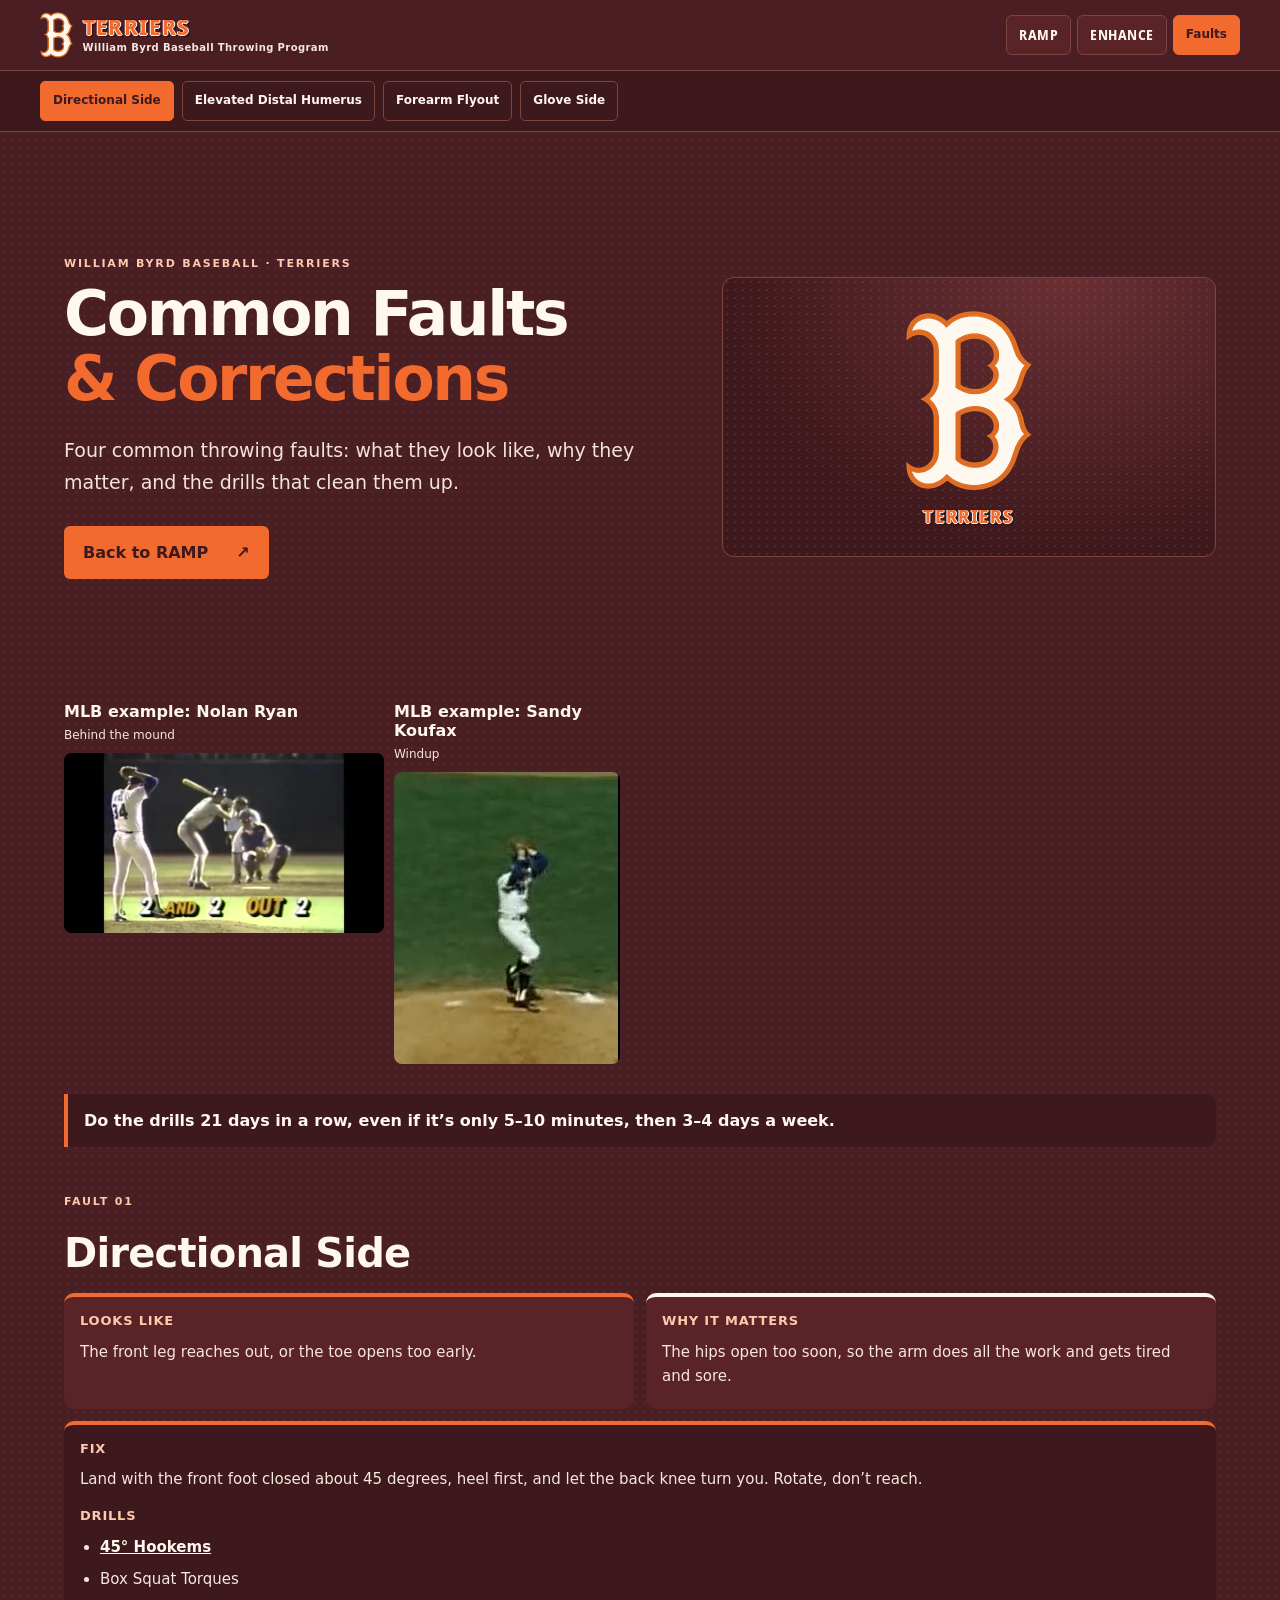
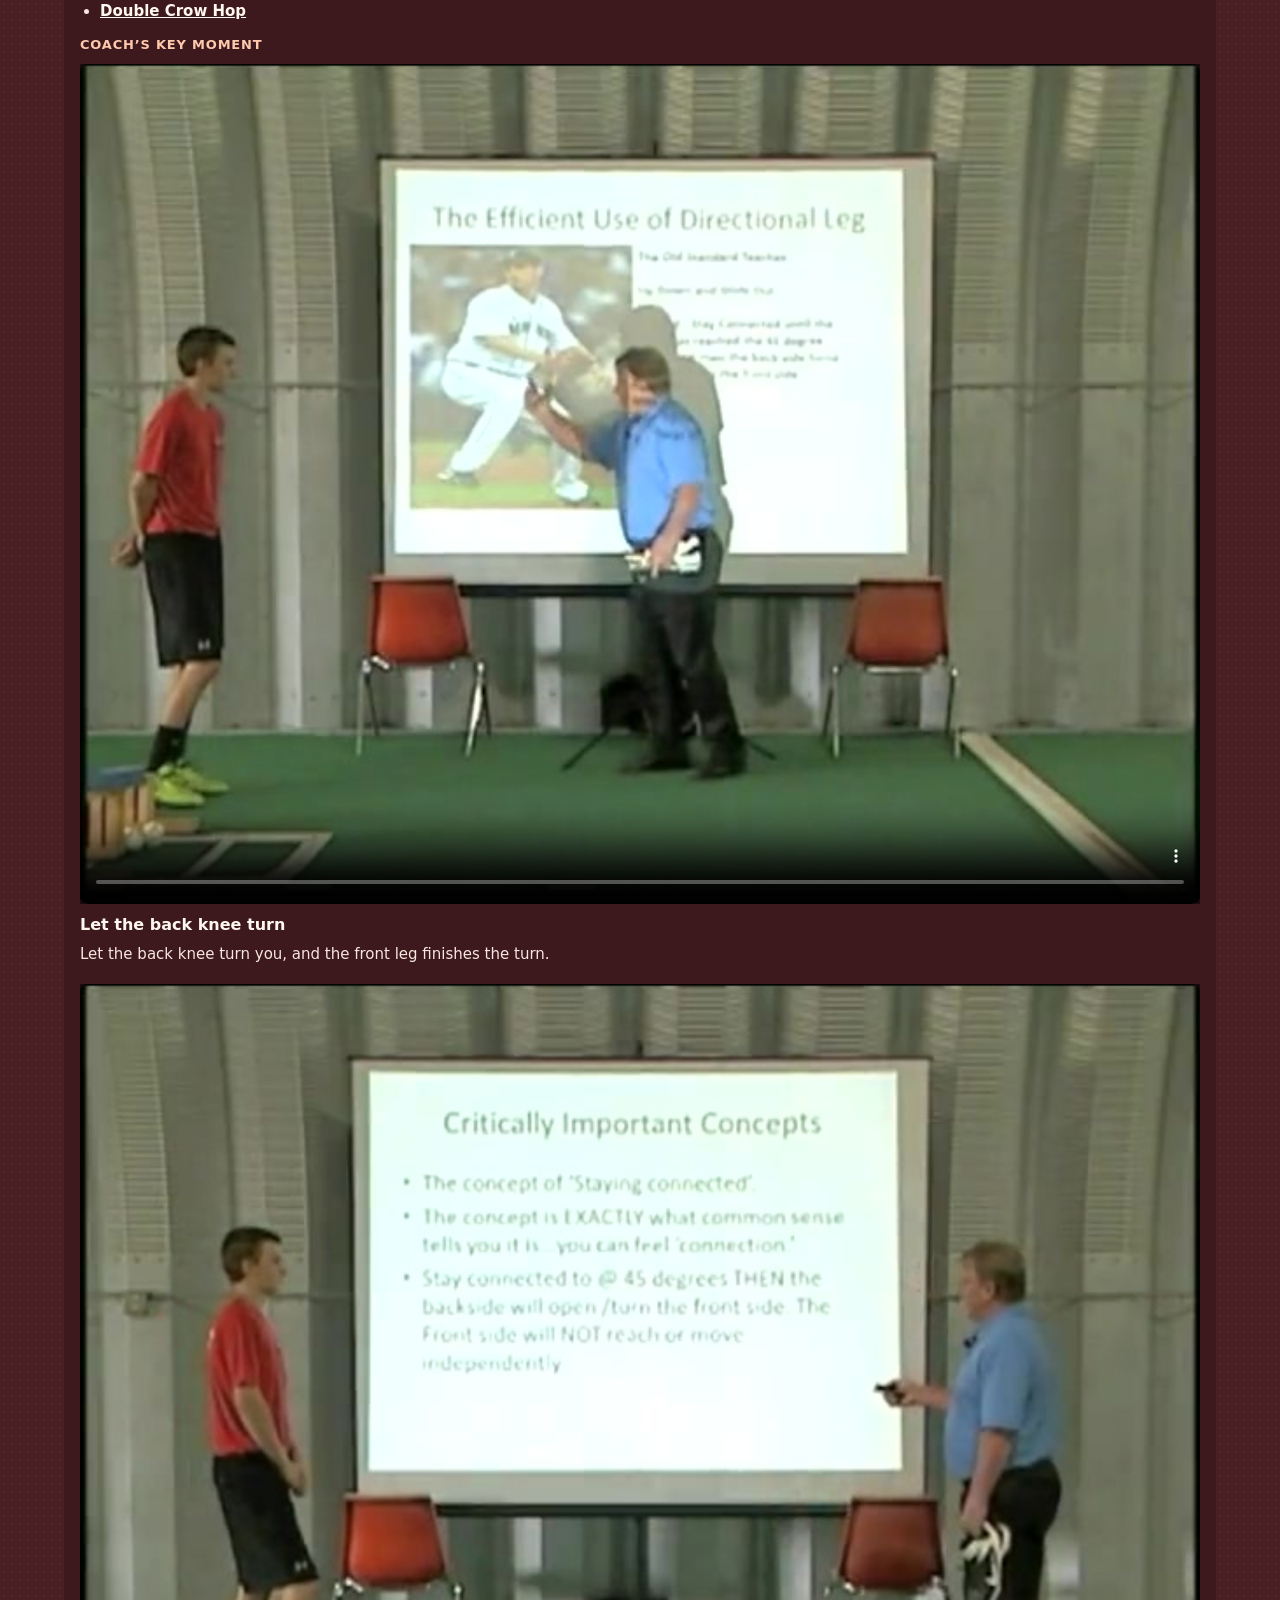
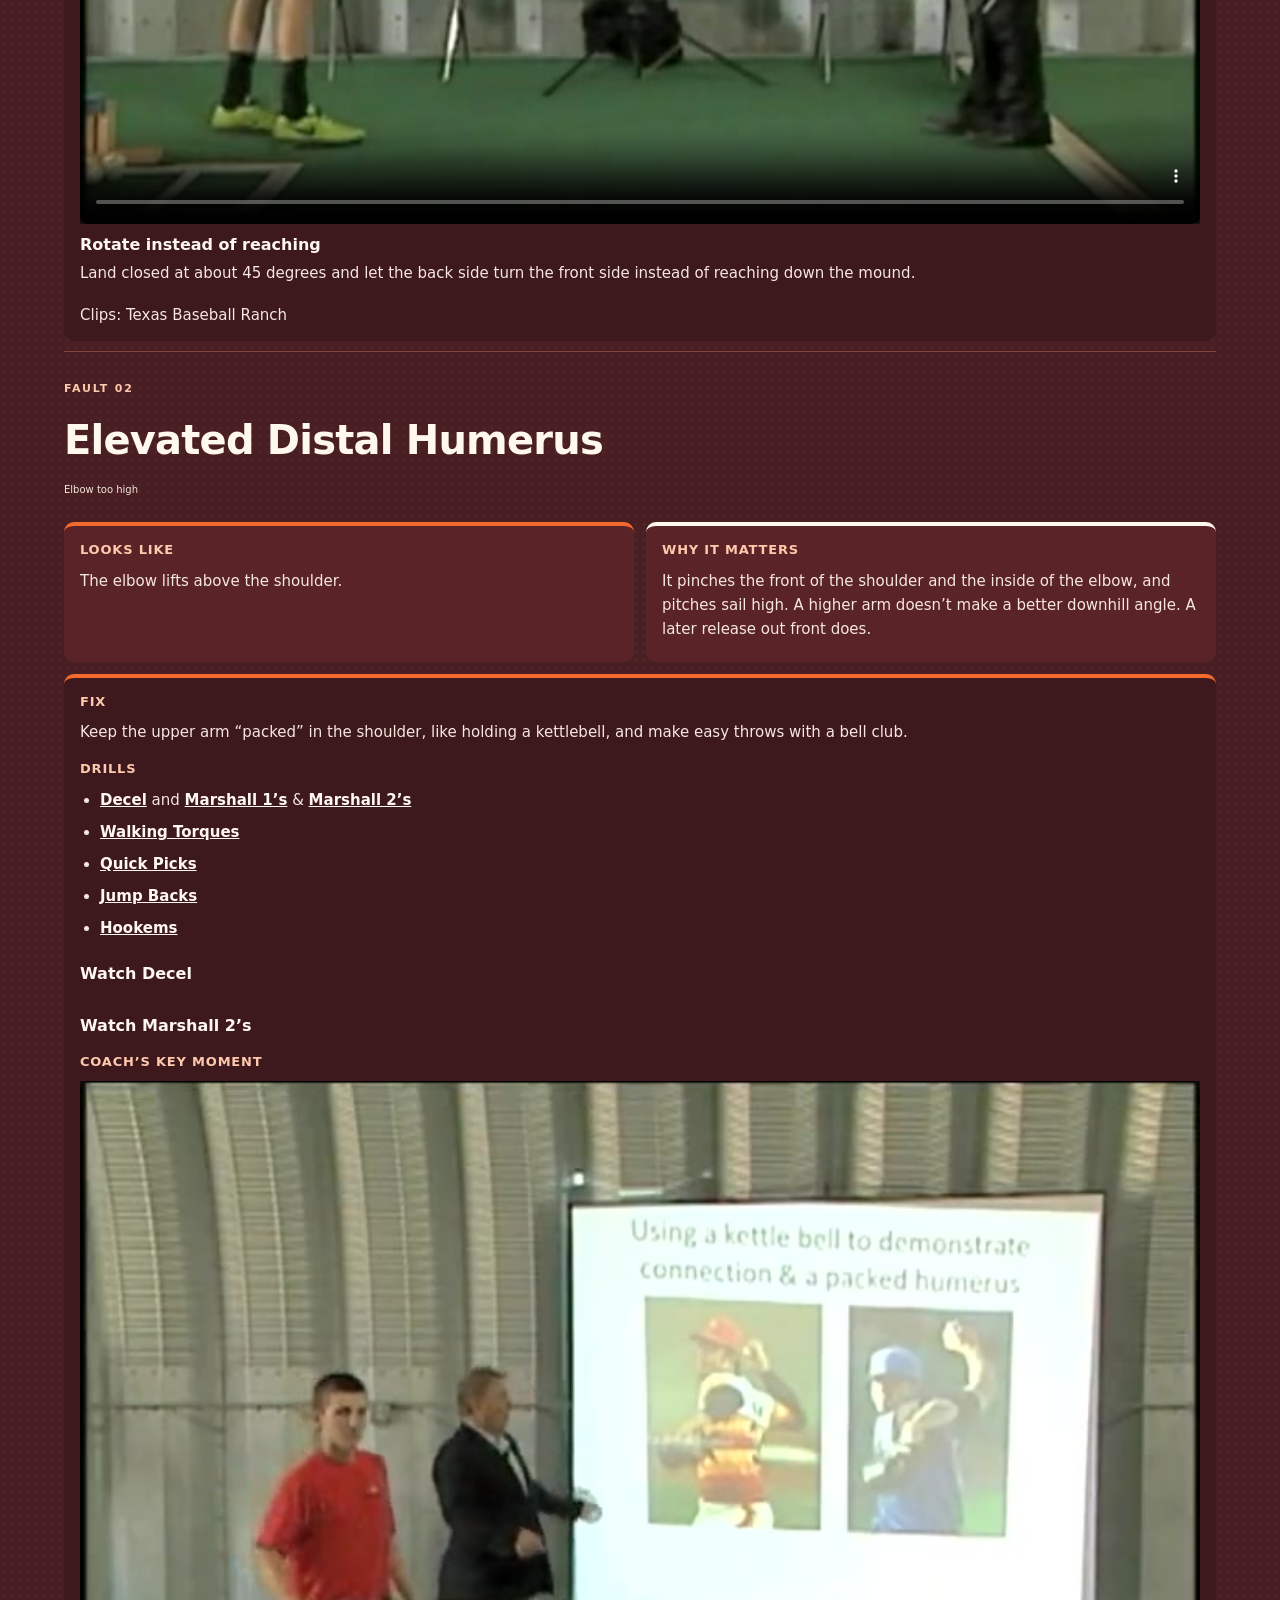
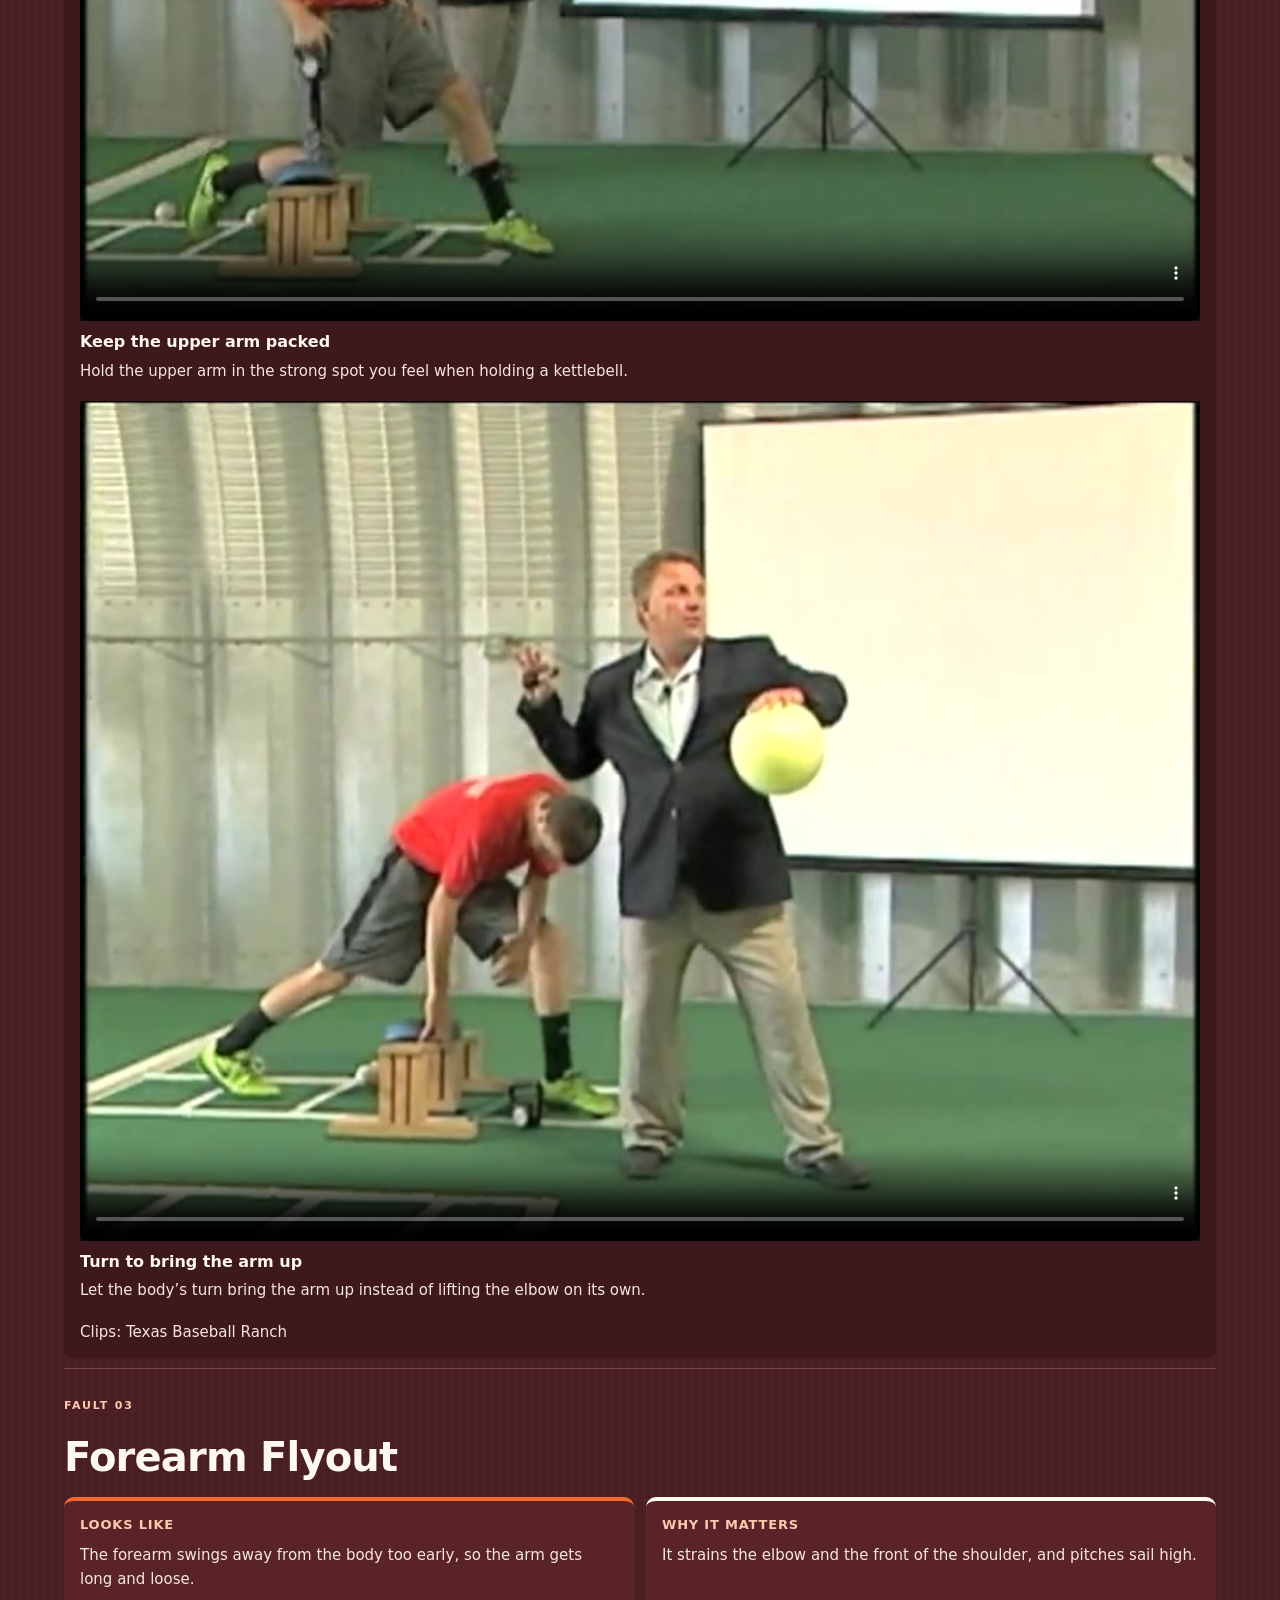
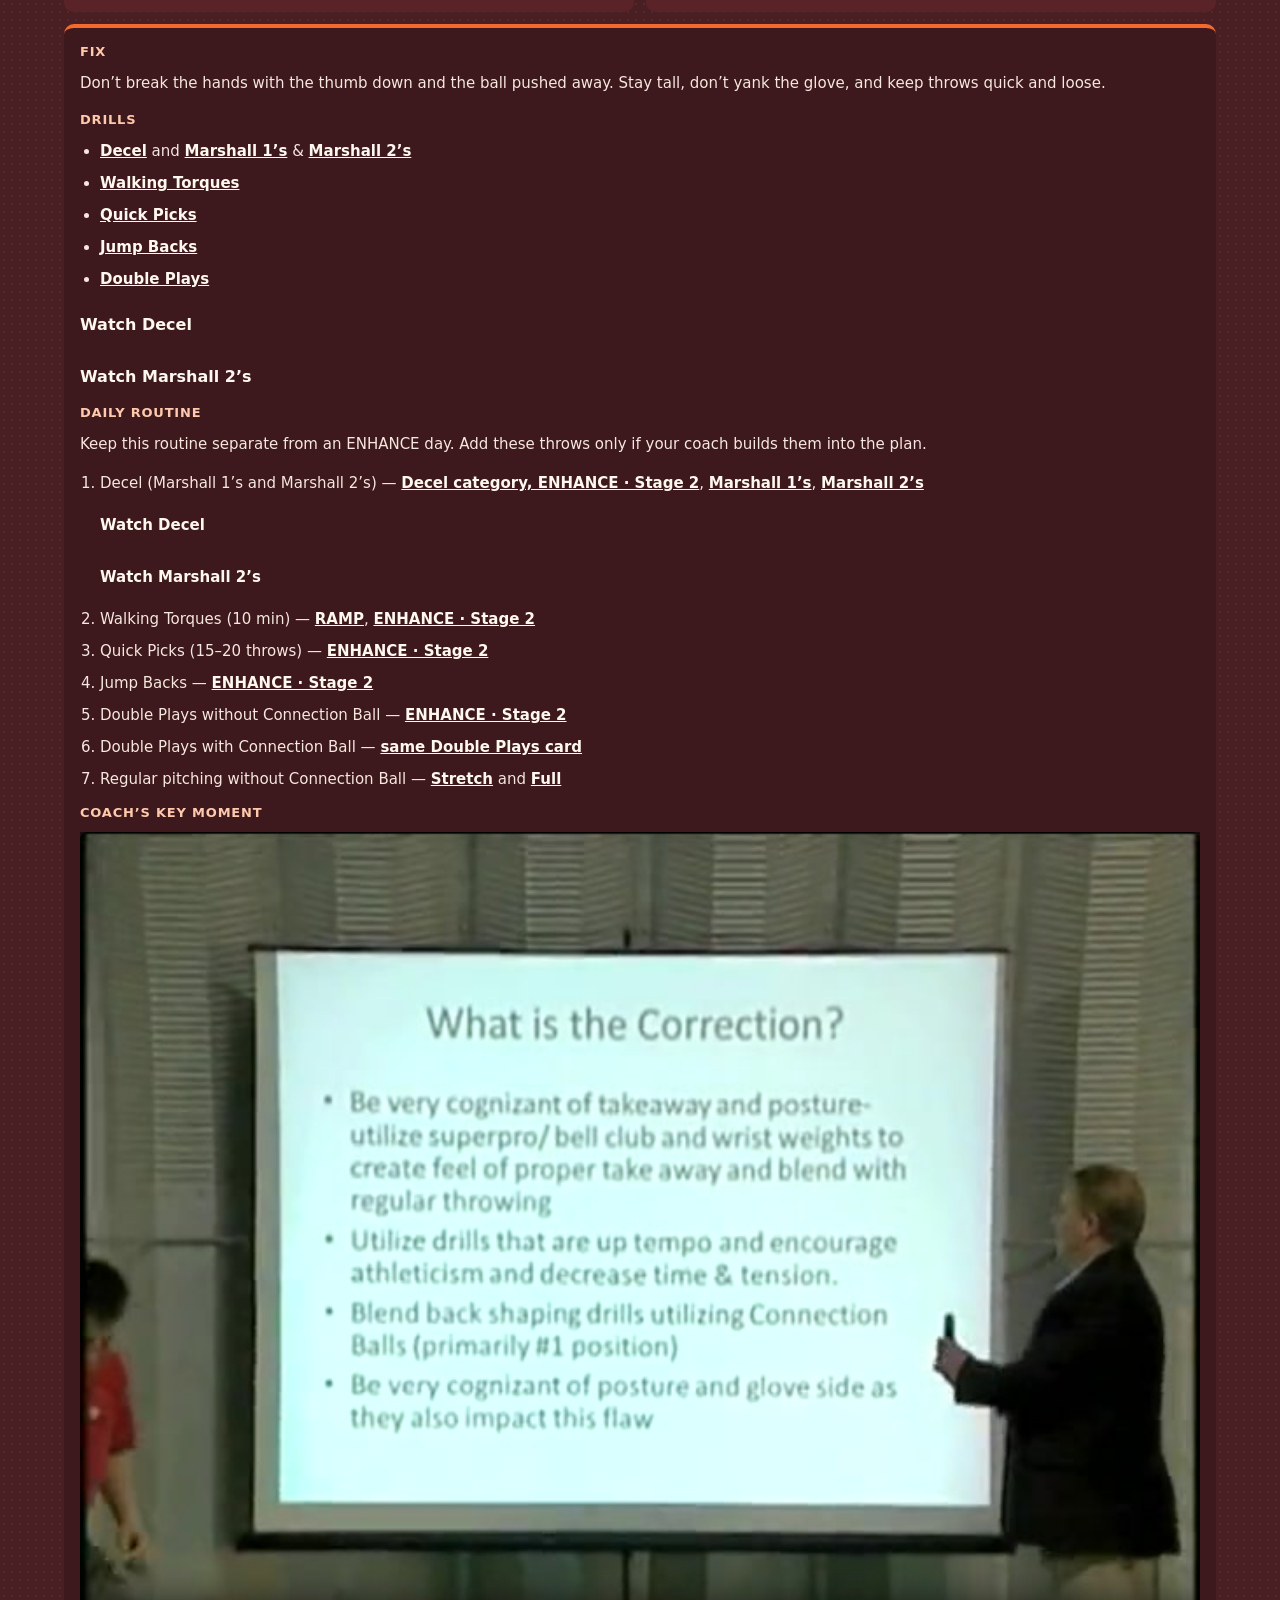
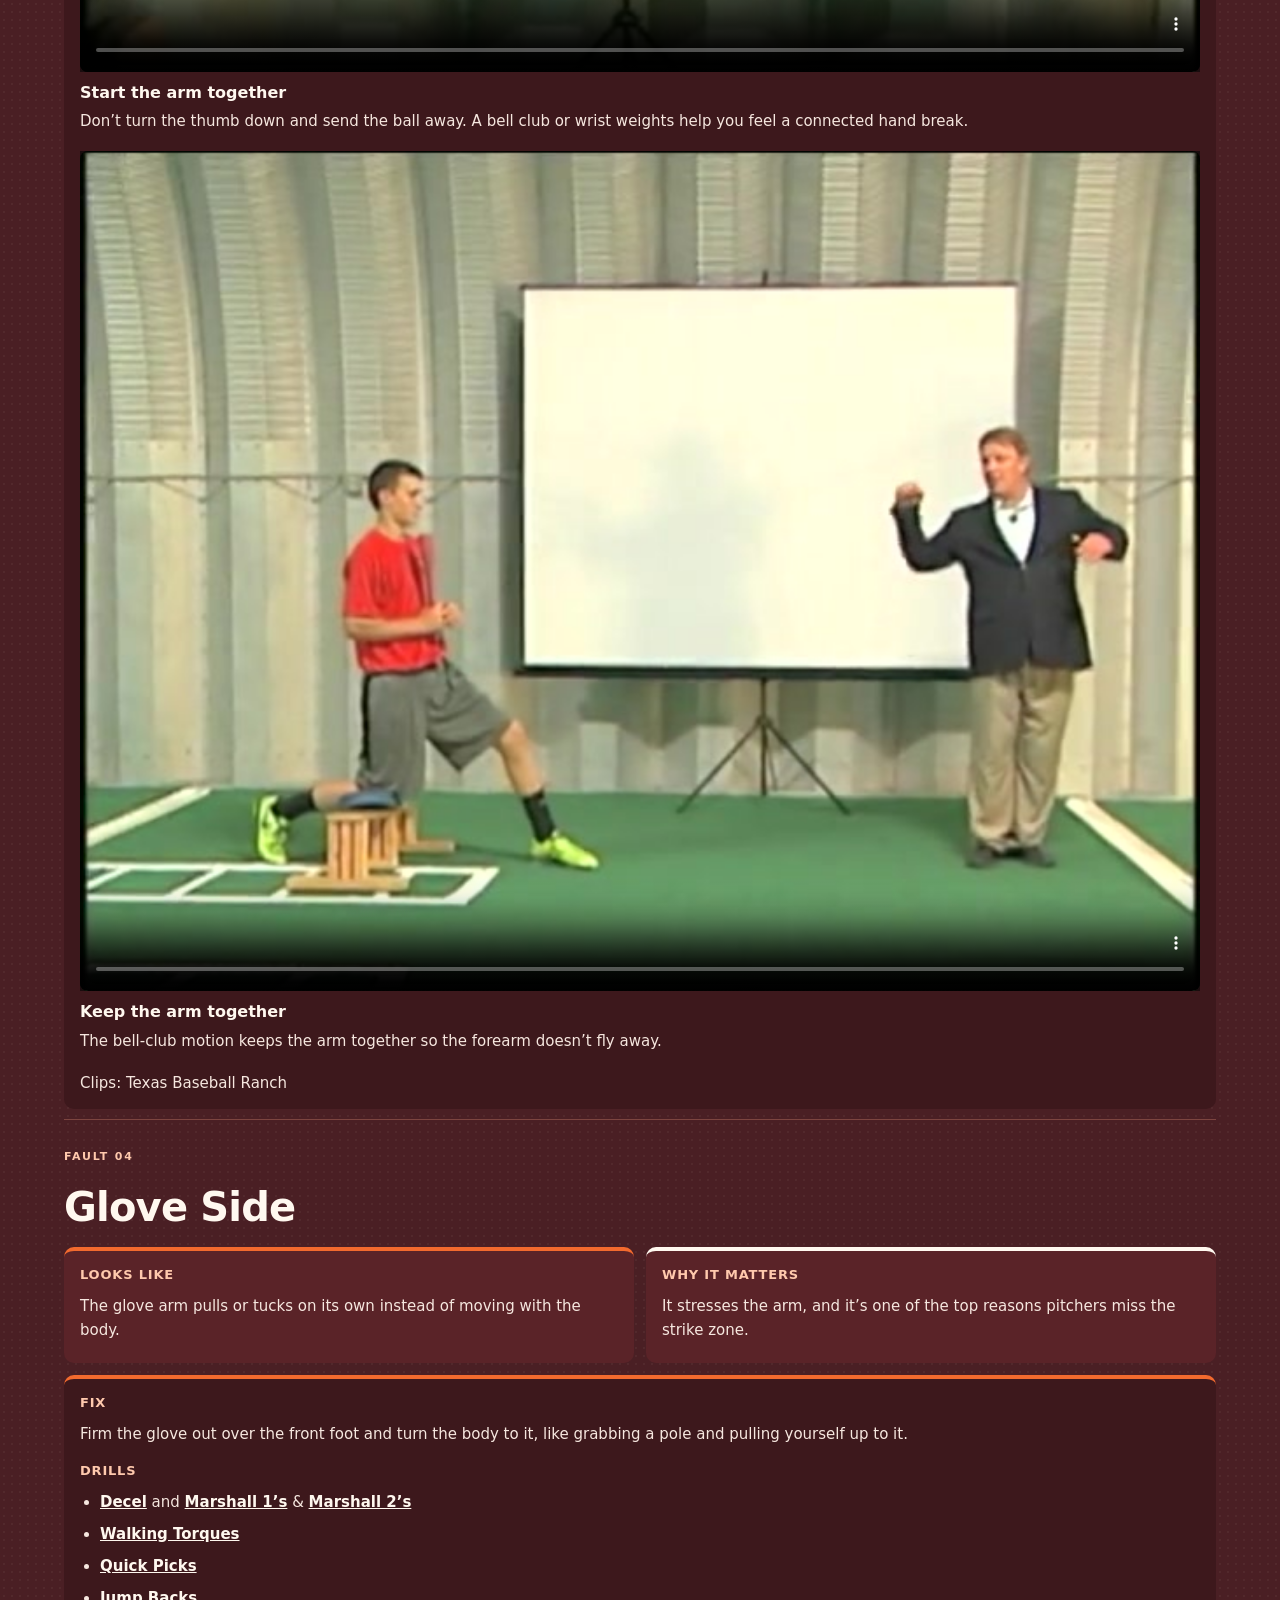
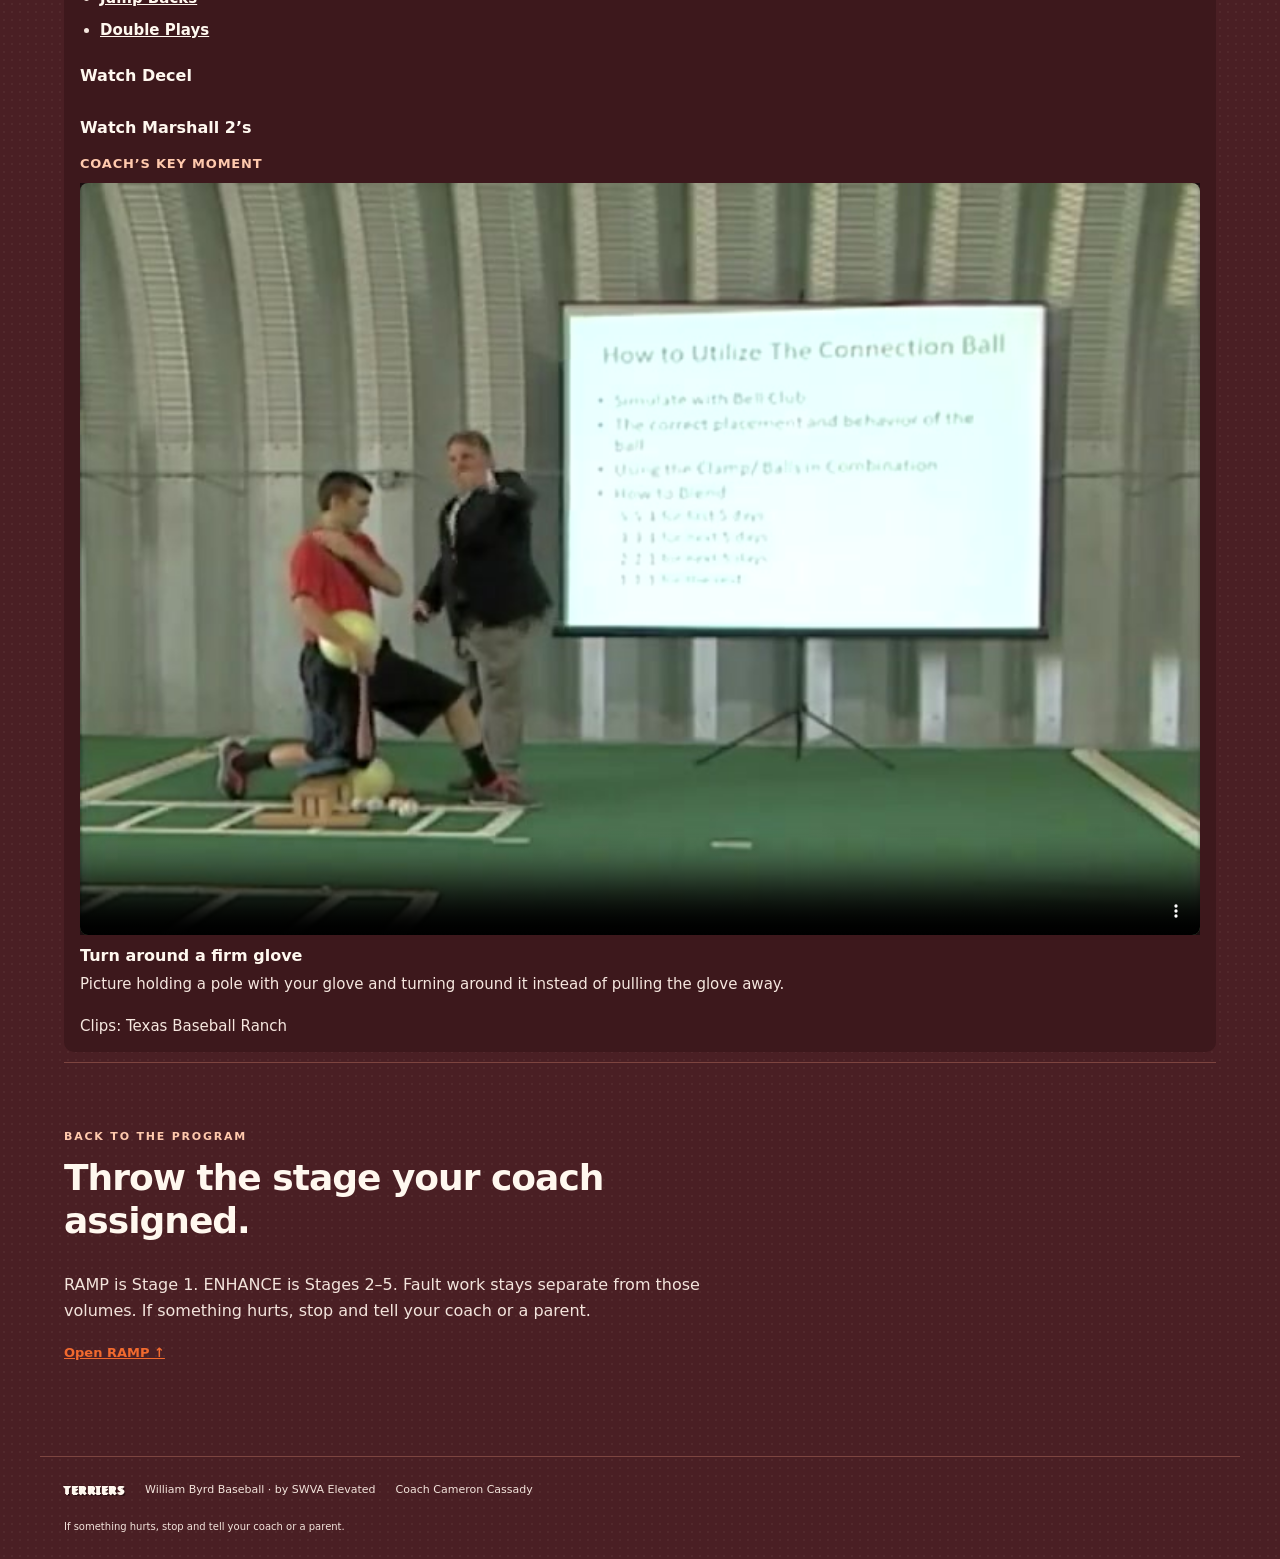
<file: faults.html>
<!doctype html>
<html lang="en">
<head>
  <meta charset="utf-8">
  <meta name="viewport" content="width=device-width, initial-scale=1">
  <meta name="theme-color" content="#4a1f24">
  <meta name="description" content="Common throwing faults and corrections for the William Byrd Baseball throwing program.">
  <title>Common Faults &amp; Corrections · William Byrd Baseball</title>
  <link rel="icon" href="assets/icon.png" type="image/png">
  <link rel="stylesheet" href="style.css">
  <link rel="stylesheet" href="brand.css">
</head>
<body id="top">
  <a class="skip" href="#fault-list">Skip to the faults</a>
  <div class="sticky-stack">
    <header class="site-header">
      <a class="brand" href="index.html#top" aria-label="William Byrd Baseball home">
        <img src="assets/mark.png" alt="" width="33" height="46">
        <span><span class="wordmark">Terriers</span><small>William Byrd Baseball Throwing Program</small></span>
      </a>
      <nav class="page-nav" aria-label="Pages">
        <a class="program-name" href="index.html#ramp">RAMP</a>
        <a class="program-name" href="index.html#enhance">ENHANCE</a>
        <a href="faults.html" aria-current="page">Faults</a>
      </nav>
    </header>
    <nav class="drill-nav" id="fault-nav" aria-label="Faults">
      <a href="#fault-directional-side">Directional Side</a>
      <a href="#fault-elevated-distal-humerus">Elevated Distal Humerus</a>
      <a href="#fault-forearm-flyout">Forearm Flyout</a>
      <a href="#fault-glove-side">Glove Side</a>
    </nav>
  </div>
  <main id="fault-list">
    <section class="hero">
      <div class="hero-copy">
        <p class="eyebrow">William Byrd Baseball · Terriers</p>
        <h1>Common Faults<br><em>&amp; Corrections</em></h1>
        <p class="intro">Four common throwing faults: what they look like, why they matter, and the drills that clean them up.</p>
        <a class="start primary" href="index.html#ramp">Back to RAMP <span>↗</span></a>
      </div>
      <div class="hero-art" aria-hidden="true">
        <img class="hero-mark" src="assets/mark.png" alt="">
        <div class="art-label"><b class="wordmark hero-word">Terriers</b></div>
      </div>
    </section>

    <div id="fault-mlb" class="mlb-row" aria-label="MLB examples"></div>
<p class="fault-habit">Do the drills 21 days in a row, even if it’s only 5–10 minutes, then 3–4 days a week.</p>


    <article class="fault-card" id="fault-directional-side">
<p class="eyebrow">Fault 01</p>
<h2>Directional Side</h2>

<div class="fault-grid"><section class="fault-panel"><h3>Looks like</h3><p>The front leg reaches out, or the toe opens too early.</p></section><section class="fault-panel why"><h3>Why it matters</h3><p>The hips open too soon, so the arm does all the work and gets tired and sore.</p></section>
<section class="fault-panel fix">
<h3>Fix</h3>
<p>Land with the front foot closed about 45 degrees, heel first, and let the back knee turn you. Rotate, don’t reach.</p>
<h3>Drills</h3>
<ul class="routine">
<li><a href="index.html#drill-3">45° Hookems</a></li>
<li>Box Squat Torques</li>
<li><a href="index.html#drill-5">Double Crow Hop</a></li>
</ul>
<h3>Coach’s key moment</h3>
<figure class="key-clip">
<div class="video-wrap"><video controls playsinline preload="none" poster="assets/fault_key_directional_side_1.jpg"><source src="assets/fault_key_directional_side_1.mp4" type="video/mp4">Your browser does not support video. <a href="assets/fault_key_directional_side_1.mp4">Open the clip</a>.</video></div>
<figcaption><b>Let the back knee turn</b><p>Let the back knee turn you, and the front leg finishes the turn.</p></figcaption>
</figure>
<figure class="key-clip">
<div class="video-wrap"><video controls playsinline preload="none" poster="assets/fault_key_directional_side_2.jpg"><source src="assets/fault_key_directional_side_2.mp4" type="video/mp4">Your browser does not support video. <a href="assets/fault_key_directional_side_2.mp4">Open the clip</a>.</video></div>
<figcaption><b>Rotate instead of reaching</b><p>Land closed at about 45 degrees and let the back side turn the front side instead of reaching down the mound.</p></figcaption>
</figure>
<p class="key-credit">Clips: Texas Baseball Ranch</p>
</section></div></article>
<article class="fault-card" id="fault-elevated-distal-humerus">
<p class="eyebrow">Fault 02</p>
<h2>Elevated Distal Humerus</h2>
<p class="reps-note">Elbow too high</p>
<div class="fault-grid"><section class="fault-panel"><h3>Looks like</h3><p>The elbow lifts above the shoulder.</p></section><section class="fault-panel why"><h3>Why it matters</h3><p>It pinches the front of the shoulder and the inside of the elbow, and pitches sail high. A higher arm doesn’t make a better downhill angle. A later release out front does.</p></section>
<section class="fault-panel fix">
<h3>Fix</h3>
<p>Keep the upper arm “packed” in the shoulder, like holding a kettlebell, and make easy throws with a bell club.</p>
<h3>Drills</h3>
<ul class="routine">
<li><a href="index.html#stage-2-decel">Decel</a> and <a href="index.html#drill-1">Marshall 1’s</a> &amp; <a href="index.html#stage-2-marshall-2">Marshall 2’s</a></li>
<li><a href="index.html#drill-4">Walking Torques</a></li>
<li><a href="index.html#stage-2-quick-picks">Quick Picks</a></li>
<li><a href="index.html#stage-2-jump-backs">Jump Backs</a></li>
<li><a href="index.html#drill-3">Hookems</a></li>
</ul>
<details class="routine-demo"><summary>Watch Decel</summary>
<div class="player" data-start="0" data-end="2.8">
<div class="video-wrap"><video id="video-elbow-decel" aria-label="Decel demonstration" playsinline muted loop controls preload="metadata" poster="assets/decel_demo.jpg"><source src="assets/decel_demo.mp4" type="video/mp4">Your browser does not support video. <a href="assets/decel_demo.mp4">Open the video</a>.</video></div>
<div class="video-caption"><span class="mode">Full demonstration</span><span>Tap video to play / pause</span></div>
<div class="controls"><button type="button" class="play primary" aria-controls="video-elbow-decel">▶ Play</button><button type="button" class="key" aria-pressed="false">↻ Replay key move</button><button type="button" class="full">Full video</button><button type="button" class="loop" aria-pressed="true">Loop: on</button></div>
<div class="fine-controls"><label>Speed <select aria-label="Playback speed for Decel"><option value="0.25">0.25×</option><option value="0.5">0.5×</option><option value="1" selected>1×</option></select></label><div class="frames"><button type="button" class="back" aria-label="Previous frame">◀ Frame</button><button type="button" class="forward" aria-label="Next frame">Frame ▶</button></div></div>
<p class="player-note">Key move: 0.0–2.8s · Frame buttons pause the video.</p>
<p class="video-error" hidden>Video could not load. <a href="assets/decel_demo.mp4">Open the full video directly</a>.</p>
</div></details><details class="routine-demo"><summary>Watch Marshall 2’s</summary>
<div class="player" data-start="0" data-end="3.15">
<div class="video-wrap"><video id="video-elbow-marshall2" aria-label="Marshall 2’s demonstration" playsinline muted loop controls preload="metadata" poster="assets/marshall2_demo.jpg"><source src="assets/marshall2_demo.mp4" type="video/mp4">Your browser does not support video. <a href="assets/marshall2_demo.mp4">Open the video</a>.</video></div>
<div class="video-caption"><span class="mode">Full demonstration</span><span>Tap video to play / pause</span></div>
<div class="controls"><button type="button" class="play primary" aria-controls="video-elbow-marshall2">▶ Play</button><button type="button" class="key" aria-pressed="false">↻ Replay key move</button><button type="button" class="full">Full video</button><button type="button" class="loop" aria-pressed="true">Loop: on</button></div>
<div class="fine-controls"><label>Speed <select aria-label="Playback speed for Marshall 2’s"><option value="0.25">0.25×</option><option value="0.5">0.5×</option><option value="1" selected>1×</option></select></label><div class="frames"><button type="button" class="back" aria-label="Previous frame">◀ Frame</button><button type="button" class="forward" aria-label="Next frame">Frame ▶</button></div></div>
<p class="player-note">Key move: 0.0–3.1s · Frame buttons pause the video.</p>
<p class="video-error" hidden>Video could not load. <a href="assets/marshall2_demo.mp4">Open the full video directly</a>.</p>
</div></details>
<h3>Coach’s key moment</h3>
<figure class="key-clip">
<div class="video-wrap"><video controls playsinline preload="none" poster="assets/fault_key_elevated_distal_humerus_1.jpg"><source src="assets/fault_key_elevated_distal_humerus_1.mp4" type="video/mp4">Your browser does not support video. <a href="assets/fault_key_elevated_distal_humerus_1.mp4">Open the clip</a>.</video></div>
<figcaption><b>Keep the upper arm packed</b><p>Hold the upper arm in the strong spot you feel when holding a kettlebell.</p></figcaption>
</figure>
<figure class="key-clip">
<div class="video-wrap"><video controls playsinline preload="none" poster="assets/fault_key_elevated_distal_humerus_2.jpg"><source src="assets/fault_key_elevated_distal_humerus_2.mp4" type="video/mp4">Your browser does not support video. <a href="assets/fault_key_elevated_distal_humerus_2.mp4">Open the clip</a>.</video></div>
<figcaption><b>Turn to bring the arm up</b><p>Let the body’s turn bring the arm up instead of lifting the elbow on its own.</p></figcaption>
</figure>
<p class="key-credit">Clips: Texas Baseball Ranch</p>
</section></div></article>
<article class="fault-card" id="fault-forearm-flyout">
<p class="eyebrow">Fault 03</p>
<h2>Forearm Flyout</h2>

<div class="fault-grid"><section class="fault-panel"><h3>Looks like</h3><p>The forearm swings away from the body too early, so the arm gets long and loose.</p></section><section class="fault-panel why"><h3>Why it matters</h3><p>It strains the elbow and the front of the shoulder, and pitches sail high.</p></section>
<section class="fault-panel fix">
<h3>Fix</h3>
<p>Don’t break the hands with the thumb down and the ball pushed away. Stay tall, don’t yank the glove, and keep throws quick and loose.</p>
<h3>Drills</h3>
<ul class="routine">
<li><a href="index.html#stage-2-decel">Decel</a> and <a href="index.html#drill-1">Marshall 1’s</a> &amp; <a href="index.html#stage-2-marshall-2">Marshall 2’s</a></li>
<li><a href="index.html#drill-4">Walking Torques</a></li>
<li><a href="index.html#stage-2-quick-picks">Quick Picks</a></li>
<li><a href="index.html#stage-2-jump-backs">Jump Backs</a></li>
<li><a href="index.html#stage-2-double-plays">Double Plays</a></li>
</ul>
<details class="routine-demo"><summary>Watch Decel</summary>
<div class="player" data-start="0" data-end="2.8">
<div class="video-wrap"><video id="video-flyout-decel" aria-label="Decel demonstration" playsinline muted loop controls preload="metadata" poster="assets/decel_demo.jpg"><source src="assets/decel_demo.mp4" type="video/mp4">Your browser does not support video. <a href="assets/decel_demo.mp4">Open the video</a>.</video></div>
<div class="video-caption"><span class="mode">Full demonstration</span><span>Tap video to play / pause</span></div>
<div class="controls"><button type="button" class="play primary" aria-controls="video-flyout-decel">▶ Play</button><button type="button" class="key" aria-pressed="false">↻ Replay key move</button><button type="button" class="full">Full video</button><button type="button" class="loop" aria-pressed="true">Loop: on</button></div>
<div class="fine-controls"><label>Speed <select aria-label="Playback speed for Decel"><option value="0.25">0.25×</option><option value="0.5">0.5×</option><option value="1" selected>1×</option></select></label><div class="frames"><button type="button" class="back" aria-label="Previous frame">◀ Frame</button><button type="button" class="forward" aria-label="Next frame">Frame ▶</button></div></div>
<p class="player-note">Key move: 0.0–2.8s · Frame buttons pause the video.</p>
<p class="video-error" hidden>Video could not load. <a href="assets/decel_demo.mp4">Open the full video directly</a>.</p>
</div></details><details class="routine-demo"><summary>Watch Marshall 2’s</summary>
<div class="player" data-start="0" data-end="3.15">
<div class="video-wrap"><video id="video-flyout-marshall2" aria-label="Marshall 2’s demonstration" playsinline muted loop controls preload="metadata" poster="assets/marshall2_demo.jpg"><source src="assets/marshall2_demo.mp4" type="video/mp4">Your browser does not support video. <a href="assets/marshall2_demo.mp4">Open the video</a>.</video></div>
<div class="video-caption"><span class="mode">Full demonstration</span><span>Tap video to play / pause</span></div>
<div class="controls"><button type="button" class="play primary" aria-controls="video-flyout-marshall2">▶ Play</button><button type="button" class="key" aria-pressed="false">↻ Replay key move</button><button type="button" class="full">Full video</button><button type="button" class="loop" aria-pressed="true">Loop: on</button></div>
<div class="fine-controls"><label>Speed <select aria-label="Playback speed for Marshall 2’s"><option value="0.25">0.25×</option><option value="0.5">0.5×</option><option value="1" selected>1×</option></select></label><div class="frames"><button type="button" class="back" aria-label="Previous frame">◀ Frame</button><button type="button" class="forward" aria-label="Next frame">Frame ▶</button></div></div>
<p class="player-note">Key move: 0.0–3.1s · Frame buttons pause the video.</p>
<p class="video-error" hidden>Video could not load. <a href="assets/marshall2_demo.mp4">Open the full video directly</a>.</p>
</div></details>
<h3>Daily routine</h3>
<p>Keep this routine separate from an ENHANCE day. Add these throws only if your coach builds them into the plan.</p>
<ol class="routine">
            <li>Decel (Marshall 1’s and Marshall 2’s) — <a href="index.html#stage-2-decel">Decel category, ENHANCE · Stage 2</a>, <a href="index.html#drill-1">Marshall 1’s</a>, <a href="index.html#stage-2-marshall-2">Marshall 2’s</a>
              <details class="routine-demo">
                <summary>Watch Decel</summary>
                <div class="player" data-start="0" data-end="2.8">
                  <div class="video-wrap"><video id="video-routine-decel" aria-label="Decel demonstration" playsinline muted loop controls preload="metadata" poster="assets/decel_demo.jpg"><source src="assets/decel_demo.mp4" type="video/mp4">Your browser does not support video. <a href="assets/decel_demo.mp4">Open the video</a>.</video></div>
                  <div class="video-caption"><span class="mode">Full demonstration</span><span>Tap video to play / pause</span></div>
                  <div class="controls"><button type="button" class="play primary" aria-controls="video-routine-decel">▶ Play</button><button type="button" class="key" aria-pressed="false">↻ Replay key move</button><button type="button" class="full">Full video</button><button type="button" class="loop" aria-pressed="true">Loop: on</button></div>
                  <div class="fine-controls"><label>Speed <select aria-label="Playback speed for Decel"><option value="0.25">0.25×</option><option value="0.5">0.5×</option><option value="1" selected>1×</option></select></label><div class="frames"><button type="button" class="back" aria-label="Previous frame">◀ Frame</button><button type="button" class="forward" aria-label="Next frame">Frame ▶</button></div></div>
                  <p class="player-note">Key move: 0.0–2.8s · Frame buttons pause the video.</p>
                  <p class="video-error" hidden>Video could not load. <a href="assets/decel_demo.mp4">Open the full video directly</a>.</p>
                </div>
              </details>
              <details class="routine-demo">
                <summary>Watch Marshall 2’s</summary>
                <div class="player" data-start="0" data-end="3.15">
                  <div class="video-wrap"><video id="video-routine-marshall2" aria-label="Marshall 2’s demonstration" playsinline muted loop controls preload="metadata" poster="assets/marshall2_demo.jpg"><source src="assets/marshall2_demo.mp4" type="video/mp4">Your browser does not support video. <a href="assets/marshall2_demo.mp4">Open the video</a>.</video></div>
                  <div class="video-caption"><span class="mode">Full demonstration</span><span>Tap video to play / pause</span></div>
                  <div class="controls"><button type="button" class="play primary" aria-controls="video-routine-marshall2">▶ Play</button><button type="button" class="key" aria-pressed="false">↻ Replay key move</button><button type="button" class="full">Full video</button><button type="button" class="loop" aria-pressed="true">Loop: on</button></div>
                  <div class="fine-controls"><label>Speed <select aria-label="Playback speed for Marshall 2’s"><option value="0.25">0.25×</option><option value="0.5">0.5×</option><option value="1" selected>1×</option></select></label><div class="frames"><button type="button" class="back" aria-label="Previous frame">◀ Frame</button><button type="button" class="forward" aria-label="Next frame">Frame ▶</button></div></div>
                  <p class="player-note">Key move: 0.0–3.1s · Frame buttons pause the video.</p>
                  <p class="video-error" hidden>Video could not load. <a href="assets/marshall2_demo.mp4">Open the full video directly</a>.</p>
                </div>
              </details>
            </li>
            <li>Walking Torques (10 min) — <a href="index.html#drill-4">RAMP</a>, <a href="index.html#stage-2-walking-torque">ENHANCE · Stage 2</a></li>
            <li>Quick Picks (15–20 throws) — <a href="index.html#stage-2-quick-picks">ENHANCE · Stage 2</a></li>
            <li>Jump Backs — <a href="index.html#stage-2-jump-backs">ENHANCE · Stage 2</a></li>
            <li>Double Plays without Connection Ball — <a href="index.html#stage-2-double-plays">ENHANCE · Stage 2</a></li>
            <li>Double Plays with Connection Ball — <a href="index.html#stage-2-double-plays">same Double Plays card</a></li>
            <li>Regular pitching without Connection Ball — <a href="index.html#drill-6">Stretch</a> and <a href="index.html#drill-7">Full</a></li>
          </ol>
<h3>Coach’s key moment</h3>
<figure class="key-clip">
<div class="video-wrap"><video controls playsinline preload="none" poster="assets/fault_key_forearm_flyout_1.jpg"><source src="assets/fault_key_forearm_flyout_1.mp4" type="video/mp4">Your browser does not support video. <a href="assets/fault_key_forearm_flyout_1.mp4">Open the clip</a>.</video></div>
<figcaption><b>Start the arm together</b><p>Don’t turn the thumb down and send the ball away. A bell club or wrist weights help you feel a connected hand break.</p></figcaption>
</figure>
<figure class="key-clip">
<div class="video-wrap"><video controls playsinline preload="none" poster="assets/fault_key_forearm_flyout_2.jpg"><source src="assets/fault_key_forearm_flyout_2.mp4" type="video/mp4">Your browser does not support video. <a href="assets/fault_key_forearm_flyout_2.mp4">Open the clip</a>.</video></div>
<figcaption><b>Keep the arm together</b><p>The bell-club motion keeps the arm together so the forearm doesn’t fly away.</p></figcaption>
</figure>
<p class="key-credit">Clips: Texas Baseball Ranch</p>
</section></div></article>
<article class="fault-card" id="fault-glove-side">
<p class="eyebrow">Fault 04</p>
<h2>Glove Side</h2>

<div class="fault-grid"><section class="fault-panel"><h3>Looks like</h3><p>The glove arm pulls or tucks on its own instead of moving with the body.</p></section><section class="fault-panel why"><h3>Why it matters</h3><p>It stresses the arm, and it’s one of the top reasons pitchers miss the strike zone.</p></section>
<section class="fault-panel fix">
<h3>Fix</h3>
<p>Firm the glove out over the front foot and turn the body to it, like grabbing a pole and pulling yourself up to it.</p>
<h3>Drills</h3>
<ul class="routine">
<li><a href="index.html#stage-2-decel">Decel</a> and <a href="index.html#drill-1">Marshall 1’s</a> &amp; <a href="index.html#stage-2-marshall-2">Marshall 2’s</a></li>
<li><a href="index.html#drill-4">Walking Torques</a></li>
<li><a href="index.html#stage-2-quick-picks">Quick Picks</a></li>
<li><a href="index.html#stage-2-jump-backs">Jump Backs</a></li>
<li><a href="index.html#stage-2-double-plays">Double Plays</a></li>
</ul>
<details class="routine-demo"><summary>Watch Decel</summary>
<div class="player" data-start="0" data-end="2.8">
<div class="video-wrap"><video id="video-glove-decel" aria-label="Decel demonstration" playsinline muted loop controls preload="metadata" poster="assets/decel_demo.jpg"><source src="assets/decel_demo.mp4" type="video/mp4">Your browser does not support video. <a href="assets/decel_demo.mp4">Open the video</a>.</video></div>
<div class="video-caption"><span class="mode">Full demonstration</span><span>Tap video to play / pause</span></div>
<div class="controls"><button type="button" class="play primary" aria-controls="video-glove-decel">▶ Play</button><button type="button" class="key" aria-pressed="false">↻ Replay key move</button><button type="button" class="full">Full video</button><button type="button" class="loop" aria-pressed="true">Loop: on</button></div>
<div class="fine-controls"><label>Speed <select aria-label="Playback speed for Decel"><option value="0.25">0.25×</option><option value="0.5">0.5×</option><option value="1" selected>1×</option></select></label><div class="frames"><button type="button" class="back" aria-label="Previous frame">◀ Frame</button><button type="button" class="forward" aria-label="Next frame">Frame ▶</button></div></div>
<p class="player-note">Key move: 0.0–2.8s · Frame buttons pause the video.</p>
<p class="video-error" hidden>Video could not load. <a href="assets/decel_demo.mp4">Open the full video directly</a>.</p>
</div></details><details class="routine-demo"><summary>Watch Marshall 2’s</summary>
<div class="player" data-start="0" data-end="3.15">
<div class="video-wrap"><video id="video-glove-marshall2" aria-label="Marshall 2’s demonstration" playsinline muted loop controls preload="metadata" poster="assets/marshall2_demo.jpg"><source src="assets/marshall2_demo.mp4" type="video/mp4">Your browser does not support video. <a href="assets/marshall2_demo.mp4">Open the video</a>.</video></div>
<div class="video-caption"><span class="mode">Full demonstration</span><span>Tap video to play / pause</span></div>
<div class="controls"><button type="button" class="play primary" aria-controls="video-glove-marshall2">▶ Play</button><button type="button" class="key" aria-pressed="false">↻ Replay key move</button><button type="button" class="full">Full video</button><button type="button" class="loop" aria-pressed="true">Loop: on</button></div>
<div class="fine-controls"><label>Speed <select aria-label="Playback speed for Marshall 2’s"><option value="0.25">0.25×</option><option value="0.5">0.5×</option><option value="1" selected>1×</option></select></label><div class="frames"><button type="button" class="back" aria-label="Previous frame">◀ Frame</button><button type="button" class="forward" aria-label="Next frame">Frame ▶</button></div></div>
<p class="player-note">Key move: 0.0–3.1s · Frame buttons pause the video.</p>
<p class="video-error" hidden>Video could not load. <a href="assets/marshall2_demo.mp4">Open the full video directly</a>.</p>
</div></details>
<h3>Coach’s key moment</h3>
<figure class="key-clip">
<div class="video-wrap"><video controls playsinline preload="none" poster="assets/fault_key_glove_side_1.jpg"><source src="assets/fault_key_glove_side_1.mp4" type="video/mp4">Your browser does not support video. <a href="assets/fault_key_glove_side_1.mp4">Open the clip</a>.</video></div>
<figcaption><b>Turn around a firm glove</b><p>Picture holding a pole with your glove and turning around it instead of pulling the glove away.</p></figcaption>
</figure>
<p class="key-credit">Clips: Texas Baseball Ranch</p>
</section></div></article>

<section class="finish">
      <p class="eyebrow">Back to the program</p>
      <h2>Throw the stage your coach assigned.</h2>
      <p>RAMP is Stage 1. ENHANCE is Stages 2–5. Fault work stays separate from those volumes. If something hurts, stop and tell your coach or a parent.</p>
      <a href="index.html#ramp">Open RAMP ↑</a>
    </section>
  </main>
  <footer>
    <span class="wordmark">Terriers</span>
    <span>William Byrd Baseball · by SWVA Elevated</span>
    <span>Coach Cameron Cassady</span>
    <small>If something hurts, stop and tell your coach or a parent.</small>
  </footer>
  <script src="player.js"></script>
  <script src="mlb.js"></script>
  <script>
    'use strict';
    if (window.TerriersMlb) {
      const picks = TerriersMlb.rotation();
      document.getElementById('fault-mlb').innerHTML = TerriersMlb.rowHTML([TerriersMlb.RYAN.behind, picks[picks.length - 1]]);
      TerriersMlb.bind(document);
      window.addEventListener('scroll', () => requestAnimationFrame(TerriersMlb.sync), { passive: true });
      TerriersMlb.sync();
    }
    const nav = document.getElementById('fault-nav');
    const cards = [...document.querySelectorAll('.fault-card')];
    const links = [...nav.querySelectorAll('a')];
    function mark() {
      const line = document.querySelector('.sticky-stack').offsetHeight + 20;
      let active = cards[0];
      cards.forEach(card => { if (card.getBoundingClientRect().top <= line) active = card; });
      links.forEach(link => {
        const on = active && link.hash === '#' + active.id;
        link.classList.toggle('active', on);
        if (on) link.setAttribute('aria-current', 'true');
        else link.removeAttribute('aria-current');
      });
    }
    document.documentElement.style.scrollPaddingTop = (document.querySelector('.sticky-stack').offsetHeight + 8) + 'px';
    window.addEventListener('scroll', () => requestAnimationFrame(mark), { passive: true });
    mark();
    if (window.mountPlayers) mountPlayers(document);
  </script>
</body>
</html>
</file>
<file: style.css>
:root{color-scheme:dark;--bg:#4a1f24;--panel:#5a2328;--muted:#f3e4dc;--ink:#fff8ef;--line:#7d4540;--accent:#f26a2e;--header:142px}*{box-sizing:border-box}html{scroll-behavior:smooth;scroll-padding-top:var(--header)}body{margin:0;background:var(--bg);color:var(--ink);font:16px/1.6 system-ui,-apple-system,BlinkMacSystemFont,"Segoe UI",sans-serif}a{color:inherit}button,select,input{font:inherit}button,a,select,input{ -webkit-tap-highlight-color:transparent}button,select{min-height:46px;border:1px solid #a86860;border-radius:7px;background:#6a3034;color:var(--ink);padding:9px 13px;cursor:pointer;font-weight:650}button:hover,select:hover{border-color:var(--accent)}button:focus-visible,a:focus-visible,select:focus-visible,input:focus-visible,summary:focus-visible{outline:3px solid var(--accent);outline-offset:4px}.primary{background:var(--accent);border-color:var(--accent);color:#3d181c}.primary:hover{background:#ff8d55}.skip{position:absolute;z-index:20;top:-100px;background:var(--accent);color:#4a1f24;padding:12px}.skip:focus{top:10px}.site-header{position:sticky;top:0;z-index:10;height:80px;padding:12px max(24px,calc((100vw - 1200px)/2));display:flex;align-items:center;justify-content:space-between;background:#4a1f24f5;border-bottom:1px solid var(--line);backdrop-filter:blur(12px)}.brand{display:flex;gap:10px;text-decoration:none;align-items:center;line-height:1.1;letter-spacing:1.4px;font-size:18px}.brand svg{color:var(--accent)}.brand strong{color:var(--accent)}.brand small{display:block;letter-spacing:2.9px;font-size:8px;margin-top:6px;color:var(--muted)}.review-total{font-size:12px;color:var(--muted);font-variant-numeric:tabular-nums}.drill-nav{position:sticky;top:80px;z-index:10;display:flex;gap:8px;padding:10px max(24px,calc((100vw - 1200px)/2));height:62px;overflow-x:auto;white-space:nowrap;background:#3d181cf5;border-bottom:1px solid var(--line);scrollbar-width:thin}.drill-nav a{display:inline-flex;align-items:center;gap:7px;text-decoration:none;border:1px solid var(--line);padding:6px 12px;border-radius:5px;font-size:12px;font-weight:650;min-height:40px}.drill-nav a span{color:var(--accent);font-size:11px}.drill-nav a.active{border-color:var(--accent);background:#f26a2e}.drill-nav a.done:after{content:'✓';color:var(--accent)}main{max-width:1200px;margin:auto;padding:0 24px}.hero{display:grid;grid-template-columns:1.25fr 1fr;min-height:570px;align-items:center;gap:40px;padding:65px 0}.eyebrow{color:var(--accent);text-transform:uppercase;font-size:11px;font-weight:750;letter-spacing:1.8px;margin:0 0 10px}h1,h2,h3,p{margin-top:0}h1{font-size:clamp(38px,4.8vw,65px);line-height:1.05;letter-spacing:-2.3px;margin-bottom:24px}h1 em{font-style:normal;color:var(--accent)}.intro{font-size:19px;color:var(--muted);line-height:1.65;margin-bottom:28px}.start{display:inline-flex;gap:28px;align-items:center;font-weight:750;text-decoration:none;padding:14px 19px;border-radius:6px}.micro{font-size:11px;color:var(--muted);margin:20px 0 0}.hero-art{position:relative;height:350px;overflow:hidden;border:1px solid var(--line);border-radius:12px;background:radial-gradient(ellipse at 70% 10%,#6a3034 0,transparent 65%),repeating-linear-gradient(0deg,transparent 0,transparent 39px,#5a3034 40px),repeating-linear-gradient(90deg,transparent 0,transparent 39px,#5a3034 40px)}.field{position:absolute;left:20%;top:20%;width:210px;height:210px;border:1px solid #f26a2e;transform:rotate(45deg);background:linear-gradient(135deg,#6a303470,#6a303410)}.field-inner{position:absolute;inset:36px;border:1px solid #f26a2e60;border-radius:50%}.field-plate{position:absolute;bottom:-5px;right:-5px;width:10px;height:10px;background:var(--accent)}.field-mound{position:absolute;width:5px;height:18px;background:#f26a2e;top:50%;left:50%;transform:translate(-50%,-50%) rotate(-45deg)}.art-label{position:absolute;bottom:24px;left:24px;display:grid;gap:4px}.art-label b{font-size:18px;letter-spacing:1.6px}.art-label span{font-size:12px;color:var(--muted)}.seven{position:absolute;right:20px;top:5px;font-size:75px;line-height:1.25;font-weight:800;color:#f26a2e40;letter-spacing:-5px}.seven span{display:block;font-size:9px;letter-spacing:3px;color:var(--muted);text-align:right}.before{display:grid;grid-template-columns:1fr 1fr;gap:44px;padding:36px 0;border-top:1px solid var(--line)}.before h2{font-size:29px;line-height:1.2;letter-spacing:-.7px;margin-bottom:18px}.safety{border-left:3px solid var(--accent);padding-left:23px}.safety p:not(.eyebrow){color:var(--muted);font-size:14px}.safety strong{color:var(--ink)}.limits{display:grid;grid-template-columns:1fr 1fr;gap:20px;font-size:12px;color:var(--muted)}.limits b{display:block;color:var(--accent);font-size:16px;margin-bottom:4px}.how ol{margin:0;padding-left:22px;font-size:14px;color:var(--muted)}.how li{margin-bottom:10px;padding-left:4px}.coach-note{font-size:12px;border-top:1px solid var(--line);padding-top:16px;color:var(--muted);margin:18px 0 0}.source-notes{font-size:13px;color:var(--muted);border:1px solid var(--line);border-radius:8px;margin:0 0 60px}.source-notes summary{padding:16px 20px;cursor:pointer;color:var(--ink);min-height:48px;font-weight:650}.source-notes>div{padding:0 20px 8px;max-width:950px}.section-label{display:flex;justify-content:space-between;font-size:10px;letter-spacing:2px;color:var(--muted);border-bottom:1px solid var(--line);padding-bottom:15px}.drill{scroll-margin-top:16px;padding:44px 0 25px;min-height:calc(100svh - 142px);border-bottom:1px solid var(--line)}.drill-heading{display:flex;gap:20px;align-items:center;margin-bottom:28px}.step-number{font-size:58px;line-height:1;font-weight:800;color:#f0d5cc;letter-spacing:-3px}.drill-heading h2{font-size:36px;letter-spacing:-1.2px;line-height:1.15;margin:0}.drill-heading .eyebrow{font-size:10px;margin-bottom:7px}.distance{margin-left:auto;background:#f26a2e;border:1px solid #ffd0b8;color:var(--accent);padding:6px 16px;border-radius:7px;font-size:28px;font-weight:800;line-height:1.3;min-width:76px;text-align:center}.distance small{display:block;font-size:10px;letter-spacing:2px;text-transform:uppercase}.drill-grid{display:grid;grid-template-columns:1.3fr 1fr;gap:36px;align-items:start}.player{min-width:0;background:#3f1c20;border:1px solid var(--line);border-radius:10px;overflow:hidden}.video-wrap{background:#1a0c0e;aspect-ratio:16/9}.video-wrap video{display:block;width:100%;height:100%;object-fit:contain;cursor:pointer}.video-caption{display:flex;justify-content:space-between;font-size:10px;gap:8px;color:var(--muted);padding:11px 14px;border-bottom:1px solid var(--line)}.mode{color:var(--accent);font-weight:700}.controls{display:grid;grid-template-columns:1fr 1.5fr;gap:8px;padding:13px 13px 0}.controls button{font-size:12px}.controls .key[aria-pressed=true]{border-color:var(--accent);color:var(--accent)}.fine-controls{display:flex;align-items:center;justify-content:space-between;gap:8px;padding:12px 13px 0}.fine-controls label{font-size:11px;color:var(--muted)}select{margin-left:5px;padding:7px;font-size:13px}.frames{display:flex;gap:6px}.frames button{font-size:11px;padding:8px}.player-note{margin:10px 13px;font-size:10px;color:var(--muted)}.video-error{margin:14px;color:#ffbbb3;font-size:13px}.clip-link{margin:12px 13px 15px;font-size:11px;color:var(--muted)}.clip-link summary{cursor:pointer;min-height:32px}.clip-link a{display:inline-block;min-height:44px;margin-right:16px;color:var(--accent)}.drill-instructions h3{font-size:14px;line-height:1.3;margin-bottom:14px}.balls{display:flex;gap:8px;flex-wrap:wrap}.ball{border:1px solid var(--line);padding:9px 10px;display:flex;align-items:center;gap:8px;border-radius:7px;background:#4e2428;flex:1;min-width:110px}.ball i{width:14px;height:14px;border-radius:50%;flex-shrink:0;box-shadow:inset 0 0 0 1px #ffffff40}.black{background:#101218;outline:1px solid #667083}.green{background:#4fc776}.red{background:#ef6b64}.blue{background:#68b6fa}.yellow{background:#eed66a}.gray{background:#aab3be}.ball b{font-size:11px;display:block}.ball small{display:block;font-size:10px;color:var(--muted);white-space:nowrap}.reps-note{color:var(--muted);font-size:10px;margin:10px 0 24px}.cue-heading{border-top:1px solid var(--line);padding-top:20px}.cues{list-style:none;counter-reset:cues;margin:0;padding:0}.cues li{position:relative;counter-increment:cues;padding:0 0 13px 30px;font-size:14px;line-height:1.5}.cues li:before{content:counter(cues);position:absolute;left:0;top:1px;border:1px solid #f26a2e;color:var(--accent);font-size:10px;font-weight:700;border-radius:50%;width:19px;height:19px;text-align:center;line-height:18px}.progress-check{margin-top:10px;background:#3d181c;border-left:3px solid var(--accent);padding:14px 16px}.progress-check b{font-size:10px;text-transform:uppercase;letter-spacing:1.5px;color:var(--accent)}.progress-check p{font-size:14px;font-weight:650;margin:6px 0}.progress-check small{font-size:11px;color:var(--muted);display:block;line-height:1.5}.review{display:flex;align-items:center;gap:9px;min-height:48px;font-size:12px;color:var(--muted);margin:10px 0 0;cursor:pointer}.review input{width:22px;height:22px;accent-color:var(--accent);cursor:pointer}.next{display:flex;justify-content:space-between;margin-top:25px;text-decoration:none;font-size:12px;font-weight:650;color:var(--accent);min-height:46px;align-items:center}.next span{font-size:20px}.text-demo{border:1px solid var(--line);border-radius:10px;padding:40px;background:radial-gradient(ellipse at 50% 0,#6a3034,transparent 70%),var(--panel);min-height:460px;display:flex;flex-direction:column;align-items:flex-start;justify-content:center}.text-demo .diamond{width:80px;height:80px;border:1px solid #f26a2e;transform:rotate(45deg);margin:10px 0 50px 17px;display:grid;place-items:center}.diamond span{transform:rotate(-45deg);font-size:35px;font-weight:800;color:var(--accent)}.text-demo h3{font-size:27px;line-height:1.15;margin-bottom:18px}.text-demo>p:not(.eyebrow){font-size:14px;color:var(--muted);max-width:340px}.text-note{font-size:12px;color:var(--accent);border-top:1px solid var(--line);padding-top:18px;margin-top:5px}.finish{padding:65px 0;max-width:660px}.finish h2{font-size:36px;line-height:1.2;letter-spacing:-1px}.finish>p:not(.eyebrow){color:var(--muted)}.finish a{display:inline-block;min-height:48px;color:var(--accent);font-weight:650;font-size:13px}footer{max-width:1200px;padding:24px;margin:auto;border-top:1px solid var(--line);display:flex;align-items:center;gap:20px;flex-wrap:wrap;color:var(--muted);font-size:11px}footer>span:first-child{font-weight:750;color:var(--ink);letter-spacing:1.5px}footer button{margin-left:auto;font-size:11px}footer small{flex-basis:100%;font-size:10px}.player button:disabled{opacity:.5;cursor:wait}@media(min-width:1400px){.drill{padding-top:55px;padding-bottom:35px}}@media(max-width:850px){.hero{grid-template-columns:1fr 0.7fr;gap:25px}.hero-art{height:310px}.field{left:8%;top:19%;width:170px;height:170px}.drill-grid{gap:22px;grid-template-columns:1.1fr 1fr}.before{gap:25px}.balls{gap:6px}.ball{min-width:100px}.fine-controls{flex-wrap:wrap}.drill-heading h2{font-size:31px}}@media(max-width:640px){:root{--header:128px}.site-header{height:68px;padding:10px 18px}.brand{font-size:15px}.brand small{font-size:7px;letter-spacing:2px}.brand svg{width:29px}.review-total{font-size:10px}.drill-nav{top:68px;height:60px;padding:8px 18px}.drill-nav a{min-height:42px;font-size:11px}.drill-nav a:not(.active){background:#5a2328}main{padding:0 18px}.hero{display:block;min-height:0;padding:42px 0 34px}h1{font-size:43px;letter-spacing:-1.8px}.intro{font-size:16px;margin-bottom:23px}.hero-art{height:190px;margin-top:28px}.field{width:125px;height:125px;left:51%;top:26px}.field-inner{inset:23px}.art-label{left:18px;bottom:18px;max-width:165px}.art-label b{font-size:16px}.art-label span{font-size:10px}.seven{font-size:49px;right:15px;top:0}.seven span{font-size:8px}.before{display:block;padding:28px 0}.safety{padding-left:17px}.how{margin-top:32px}.before h2{font-size:27px}.limits{gap:16px}.limits b{font-size:14px}.source-notes{margin-bottom:35px;font-size:12px}.source-notes summary{font-size:12px;padding:14px}.source-notes>div{padding:0 14px 6px}.section-label{font-size:8px;letter-spacing:1.4px}.drill{padding-top:30px;scroll-margin-top:10px}.drill-heading{gap:13px;margin-bottom:22px}.step-number{font-size:43px;letter-spacing:-2px}.drill-heading h2{font-size:27px;letter-spacing:-.7px}.drill-heading .eyebrow{font-size:8px;letter-spacing:1.1px;max-width:210px}.distance{font-size:23px;padding:6px 10px;min-width:58px}.distance small{font-size:8px}.drill-grid{display:block}.drill-instructions{margin-top:25px}.ball{min-width:95px;padding:9px 8px;gap:7px}.ball small{font-size:9px}.fine-controls{flex-wrap:nowrap;padding:10px 11px 0}.fine-controls label{font-size:10px}.fine-controls select{font-size:12px;padding:6px;margin-left:3px}.frames button{font-size:10px;padding:8px}.frames{gap:5px}.controls{padding:11px 11px 0}.controls button{font-size:11px}.video-caption{font-size:9px;padding:10px 11px}.player-note{font-size:9px;margin-left:11px}.cue-heading{padding-top:18px}.cues li{font-size:14px}.progress-check{margin-top:7px}.reps-note{font-size:10px}.text-demo{padding:30px;min-height:340px}.text-demo .diamond{margin-bottom:40px;width:60px;height:60px}.text-demo h3{font-size:25px}.finish{padding:42px 0}.finish h2{font-size:29px}footer{padding:22px 18px;gap:12px}footer>span:nth-child(2){flex-basis:100%;font-size:10px}footer button{margin-left:0}.next{margin-top:15px}}@media(prefers-reduced-motion:reduce){html{scroll-behavior:auto}}@media print{.site-header,.drill-nav,.hero-art,.player,.next,footer,.review,.start{display:none}.hero,.before,.drill{break-inside:avoid;min-height:0}.drill-grid{display:block}body{background:white;color:black}.eyebrow,.progress-check b,.distance,.cues li:before{color:#8a3414}.drill{page-break-before:always}.source-notes{display:none}}

/* Keep the workload chips readable on the field. */
.ball b{font-size:12px}.ball small{font-size:11px}.controls button{font-size:13px}@media(max-width:640px){.ball{gap:6px}.ball b{font-size:12px}.ball small{font-size:11px}.controls button{font-size:12px}}
</file>
<file: brand.css>
@font-face {
  font-family: "Byrd Block";
  src: url("assets/fonts/byrd-block.woff2") format("woff2");
  font-weight: 700;
  font-style: normal;
  font-display: swap;
}

html { scroll-behavior: auto; }
body {
  background-color: #4a1f24;
  background-image: radial-gradient(rgba(255, 248, 239, 0.045) 0.85px, transparent 0.95px);
  background-size: 8px 8px;
}

.wordmark {
  font-family: "Byrd Block", "Arial Black", Impact, sans-serif;
  font-weight: 700;
  letter-spacing: 0.06em;
  text-transform: uppercase;
  color: #f26a2e;
  line-height: 0.9;
  text-shadow: 0 1px 0 #fff8ef, 1px 0 0 #fff8ef, -1px 0 0 #fff8ef, 0 -1px 0 #3d181c, 2px 2px 0 #2a1014;
}

.sticky-stack { position: sticky; top: 0; z-index: 30; background: #4a1f24; }
.sticky-stack .site-header { position: relative; top: auto; height: auto; min-height: 0; flex-wrap: wrap; gap: 8px 14px; }
.sticky-stack .drill-nav { position: relative; top: auto; height: auto; min-height: 52px; background: #3d181cf2; }

.brand img { width: auto; height: 46px; display: block; }
.brand .wordmark { font-size: 22px; display: block; }
.brand small { letter-spacing: 0.4px; font-size: 10px; text-transform: none; color: #f6e7df; font-weight: 650; }

.page-nav { display: flex; gap: 6px; flex-wrap: wrap; }
.page-nav a {
  text-decoration: none;
  font-size: 12px;
  font-weight: 750;
  min-height: 40px;
  display: inline-flex;
  align-items: center;
  padding: 0 12px;
  border: 1px solid #7d4540;
  border-radius: 6px;
  background: #5a2328;
}
.page-nav a[aria-current="page"] { background: #f26a2e; color: #3d181c; border-color: #f26a2e; }

.drill-nav a.active { background: #f26a2e; color: #3d181c; border-color: #f26a2e; }
.drill-nav a.active span,
.drill-nav a.active.done:after { color: #3d181c; }
.distance { background: #f26a2e; color: #3d181c; border-color: #ffd7c4; }
.distance small { color: #3d181c; }
.distance.per-coach { font-size: 13px; letter-spacing: 0; line-height: 1.15; font-weight: 800; max-width: 108px; padding: 8px 10px; }
.eyebrow, .mode, .stage-kicker, .choose { color: #ffc9ad; }
h1 em { color: #f26a2e; }

.hero-art {
  background:
    radial-gradient(rgba(255, 248, 239, 0.07) 0.8px, transparent 1px),
    radial-gradient(ellipse at 70% 0%, #6a3034, #3d181c 72%);
  background-size: 8px 8px, auto;
  display: grid;
  place-items: center;
  height: auto;
  min-height: 280px;
  overflow: visible;
  padding: 28px 16px;
}
.hero-mark { width: min(36%, 129px); height: auto; }
.hero-art .art-label { position: static; text-align: center; margin-top: 8px; }
.hero-word { font-size: clamp(36px, 8vw, 64px); }

.stage-intro { padding: 8px 0 12px; }
.stage-intro h2 { font-size: clamp(28px, 4vw, 40px); letter-spacing: -0.8px; line-height: 1.1; margin-bottom: 10px; }
.supervision, .callout {
  border-left: 4px solid #f26a2e;
  background: #3d181c;
  padding: 14px 16px;
  border-radius: 0 10px 10px 0;
  color: #f6e7df;
  margin: 14px 0;
}
.supervision strong, .callout strong { color: #fff8ef; }
.stage-picker { display: grid; grid-template-columns: repeat(4, 1fr); gap: 10px; margin: 8px 0 18px; }
.program-path { color: #ffc9ad; font-weight: 750; margin: 0 0 12px; }
.program-path a { color: #fff8ef; font-weight: 800; }
.how-fold { border: 1px solid #7d4540; border-radius: 10px; background: #5a2328; margin: 8px 0 16px; }
.how-fold summary {
  min-height: 64px;
  display: flex;
  align-items: center;
  padding: 12px 16px;
  cursor: pointer;
  font-family: "Byrd Block", "Arial Black", Impact, sans-serif;
  letter-spacing: 0.06em;
  font-size: 28px;
  color: #fff8ef;
  list-style: none;
}
.how-fold summary::-webkit-details-marker { display: none; }
.how-fold summary:after { content: "+"; margin-left: auto; color: #f26a2e; font-size: 32px; line-height: 1; }
.how-fold[open] summary:after { content: "–"; }
.how-fold .how-body { padding: 0 16px 16px; }
.how-fold h3 { font-size: 16px; margin: 14px 0 6px; }
.how-fold p, .how-fold li { color: #f6e7df; }
.day-selector { display: grid; grid-template-columns: 1fr 1fr 1fr; gap: 8px; margin: 4px 0 14px; }
.day-selector a {
  min-height: 76px;
  display: flex;
  align-items: center;
  justify-content: center;
  text-decoration: none;
  font-family: "Byrd Block", "Arial Black", Impact, sans-serif;
  letter-spacing: 0.05em;
  font-size: 20px;
  border-radius: 10px;
  border: 1px solid #7d4540;
  background: #5a2328;
  color: #fff8ef;
}
.day-selector a[aria-selected="true"] { background: #f26a2e; color: #3d181c; border-color: #f26a2e; }
.day-sheet { margin: 0 0 16px; }
.day-sheet h2 { font-size: clamp(26px, 6vw, 36px); letter-spacing: -0.6px; margin: 0 0 8px; }
.day-sheet h3 { font-size: 15px; margin: 12px 0 6px; }
.mlb-row {
  display: flex;
  gap: 10px;
  overflow-x: auto;
  scroll-snap-type: x mandatory;
  margin: 0 0 16px;
  padding-bottom: 6px;
}
.mlb-row[hidden] { display: none; }
.mlb-clip {
  flex: 0 0 82%;
  scroll-snap-align: start;
  margin: 0;
  max-width: 320px;
}
.mlb-clip figcaption b { display: block; font-size: 16px; line-height: 1.2; }
.mlb-clip figcaption small { color: #f6e7df; font-size: 12px; }
.mlb-clip video {
  width: 100%;
  max-height: 210px;
  margin-top: 6px;
  object-fit: contain;
  background: #1a0c0e;
  border-radius: 8px;
  cursor: pointer;
}
.mlb-clip.is-small { max-width: 226px; }
.mlb-clip.is-small video { width: 226px; max-width: 100%; height: auto; max-height: none; }
.review-line { color: #ffc9ad; font-size: 13px; font-weight: 750; letter-spacing: 0.04em; text-transform: uppercase; }
.stage-picker a {
  display: flex;
  flex-direction: column;
  align-items: flex-start;
  justify-content: center;
  gap: 2px;
  min-height: 84px;
  padding: 12px 14px;
  text-decoration: none;
  border-radius: 10px;
  border: 1px solid #7d4540;
  background: #5a2328;
  color: #fff8ef;
}
.stage-picker a strong { font-size: 16px; letter-spacing: -0.2px; line-height: 1.2; }
.stage-picker a small { color: #f6e7df; font-size: 12px; line-height: 1.3; }
.stage-picker a[aria-selected="true"] { background: #f26a2e; border-color: #f26a2e; color: #3d181c; }
.stage-picker a[aria-selected="true"] .stage-kicker,
.stage-picker a[aria-selected="true"] small { color: #3d181c; }
.stage-empty, .plan-card, .day-block, .category {
  border: 1px solid #7d4540;
  background: #5a2328;
  border-radius: 10px;
  padding: 16px;
}
.stage-empty { color: #f6e7df; }
.stage-plan > h2 { font-size: clamp(28px, 4vw, 42px); letter-spacing: -1px; line-height: 1.12; margin-bottom: 16px; }
.plan-grid { display: grid; grid-template-columns: 1fr 1fr; gap: 12px; margin-bottom: 12px; }
.plan-card h3, .day-block h3, .category h3 { font-size: 16px; margin-bottom: 8px; }
.plan-card ul, .day-block ul, .plan-block ul { margin: 0; padding-left: 18px; color: #f6e7df; }
.plan-card li, .plan-block li { margin: 0 0 6px; }
.plan-block { margin: 0 0 18px; }
.day-block { margin: 0 0 14px; }
.day-list { margin: 8px 0; padding-left: 20px; }
.day-list li { margin: 0 0 6px; }
.day-list a, .also a, .routine a, .stage-empty a { color: #fff8ef; font-weight: 700; }
.category { margin: 28px 0 10px; }
.category-head { display: flex; justify-content: space-between; gap: 12px; align-items: baseline; }
.category-head h3 { margin: 0; font-size: 20px; }
.choose { font-size: 12px; font-weight: 800; letter-spacing: 0.8px; text-transform: uppercase; }
.screen-title { margin: 4px 0 0; color: #ffc9ad; font-size: 12px; }
.stage-lead { color: #f6e7df; }
.original-intro { color: #f6e7df; max-width: 760px; }
.original-intro a { color: #fff8ef; font-weight: 700; }
.hash-alias { display: block; height: 0; width: 0; overflow: hidden; }
.page-nav a.program-name {
  font-family: "Byrd Block", "Arial Black", Impact, sans-serif;
  letter-spacing: 0.04em;
  text-transform: uppercase;
  font-size: 13px;
}
.stage-kicker { font-size: 10px; font-weight: 800; letter-spacing: 0.04em; text-transform: uppercase; display: block; }
.ladder { display: grid; gap: 14px; margin: 14px 0 4px; }
.ladder-label { margin: 0 0 8px; color: #ffc9ad; font-size: 11px; font-weight: 800; letter-spacing: 0.08em; text-transform: uppercase; }
.ladder-row { list-style: none; display: flex; flex-wrap: wrap; align-items: center; gap: 6px; padding: 0; margin: 0; }
.ladder-row li { display: inline-flex; align-items: center; background: transparent; min-width: 0; min-height: 0; padding: 0; margin: 0; }
.ladder-row li span {
  background: #f26a2e;
  color: #3d181c;
  font-weight: 800;
  min-width: 44px;
  min-height: 44px;
  padding: 6px 8px;
  border-radius: 8px;
  display: inline-flex;
  align-items: center;
  justify-content: center;
}
.ladder-row li span.more { background: transparent; color: #ffc9ad; border: 1px dashed #ffc9ad; min-width: 36px; }
.ladder-row li + li::before { content: "→"; color: #ffc9ad; margin-right: 6px; font-weight: 700; }

.pro-strip { display: grid; gap: 18px; }
.pro-strip > .eyebrow { margin-bottom: 0; }
.pro-clip { margin: 0; }
.pro-clip figcaption { margin: 0 0 8px; }
.pro-clip figcaption b { display: block; font-size: 16px; }
.pro-clip figcaption small { color: #f6e7df; font-size: 12px; }
.player.is-small .video-wrap {
  aspect-ratio: auto;
  display: flex;
  align-items: center;
  justify-content: center;
  padding: 12px;
  background: #1a0c0e;
}
.ball { min-width: 0; }
.ball small { white-space: normal; }
.player.is-small video {
  width: 226px;
  max-width: 100%;
  height: auto;
  max-height: none;
  object-fit: contain;
}

.fault-card { padding: 28px 0 10px; border-bottom: 1px solid #7d4540; scroll-margin-top: 12px; }
.fault-card h2 { font-size: clamp(28px, 6vw, 40px); letter-spacing: -0.8px; margin: 0 0 8px; }
.fault-kicker { display: flex; gap: 8px; flex-wrap: wrap; align-items: center; margin-bottom: 14px; }
.tag {
  display: inline-block;
  background: #f26a2e;
  color: #3d181c;
  font-size: 11px;
  font-weight: 800;
  letter-spacing: 0.4px;
  text-transform: uppercase;
  padding: 4px 8px;
  border-radius: 4px;
}
.tag.quiet { background: transparent; color: #ffc9ad; border: 1px solid #ffc9ad; }
.fault-grid { display: grid; grid-template-columns: 1fr 1fr; gap: 12px; }
.fault-panel { background: #5a2328; border-radius: 10px; padding: 14px 16px 6px; border-top: 4px solid #f26a2e; }
.fault-panel.why { border-top-color: #fff8ef; }
.fault-panel.fix { grid-column: 1 / -1; background: #3d181c; }
.fault-panel h3 { font-size: 13px; letter-spacing: 0.8px; text-transform: uppercase; color: #ffc9ad; margin-bottom: 8px; }
.fault-panel p, .fault-panel li { color: #f6e7df; font-size: 15px; }
.routine { margin: 8px 0 12px; padding-left: 20px; }
.routine-demo { margin: 8px 0 4px; }
.routine-demo > summary { cursor: pointer; min-height: 44px; display: flex; align-items: center; font-weight: 750; color: #fff8ef; }
.routine-demo .player { margin: 8px 0 12px; }
.fault-habit {
  border-left: 4px solid #f26a2e;
  background: #3d181c;
  padding: 14px 16px;
  border-radius: 0 10px 10px 0;
  color: #fff8ef;
  font-weight: 700;
  margin: 8px 0 18px;
}
.key-moments { margin-top: 8px; }
.key-clip { margin: 0 0 18px; }
.key-clip video {
  width: 100%;
  height: auto;
  display: block;
  background: #1a0c0e;
  border-radius: 8px;
}
.key-clip figcaption b { display: block; margin-top: 8px; font-size: 16px; }
.key-clip figcaption p { margin: 4px 0 0; }
.key-credit { font-size: 12px; color: #ffc9ad; margin: 0 0 8px; }
.routine li { margin: 0 0 8px; }
.coming-line { font-weight: 750; color: #fff8ef; }

@media (max-width: 900px) {
  .stage-picker { grid-template-columns: 1fr 1fr; }
}
@media (max-width: 640px) {
  .stage-picker, .plan-grid, .fault-grid { grid-template-columns: 1fr; }
  .stage-picker a, .stage-picker a:last-child { grid-column: auto; min-height: 72px; }
  .fault-panel.fix { grid-column: auto; }
  .brand .wordmark { font-size: 18px; }
  .brand img { width: auto; height: 40px; }
  .hero-art { min-height: 200px; height: auto; padding: 18px 12px; }
  .page-nav { width: 100%; }
  .page-nav a { flex: 1; justify-content: center; }
}
@media print {
  .pro-strip { display: none; }
}
</file>
